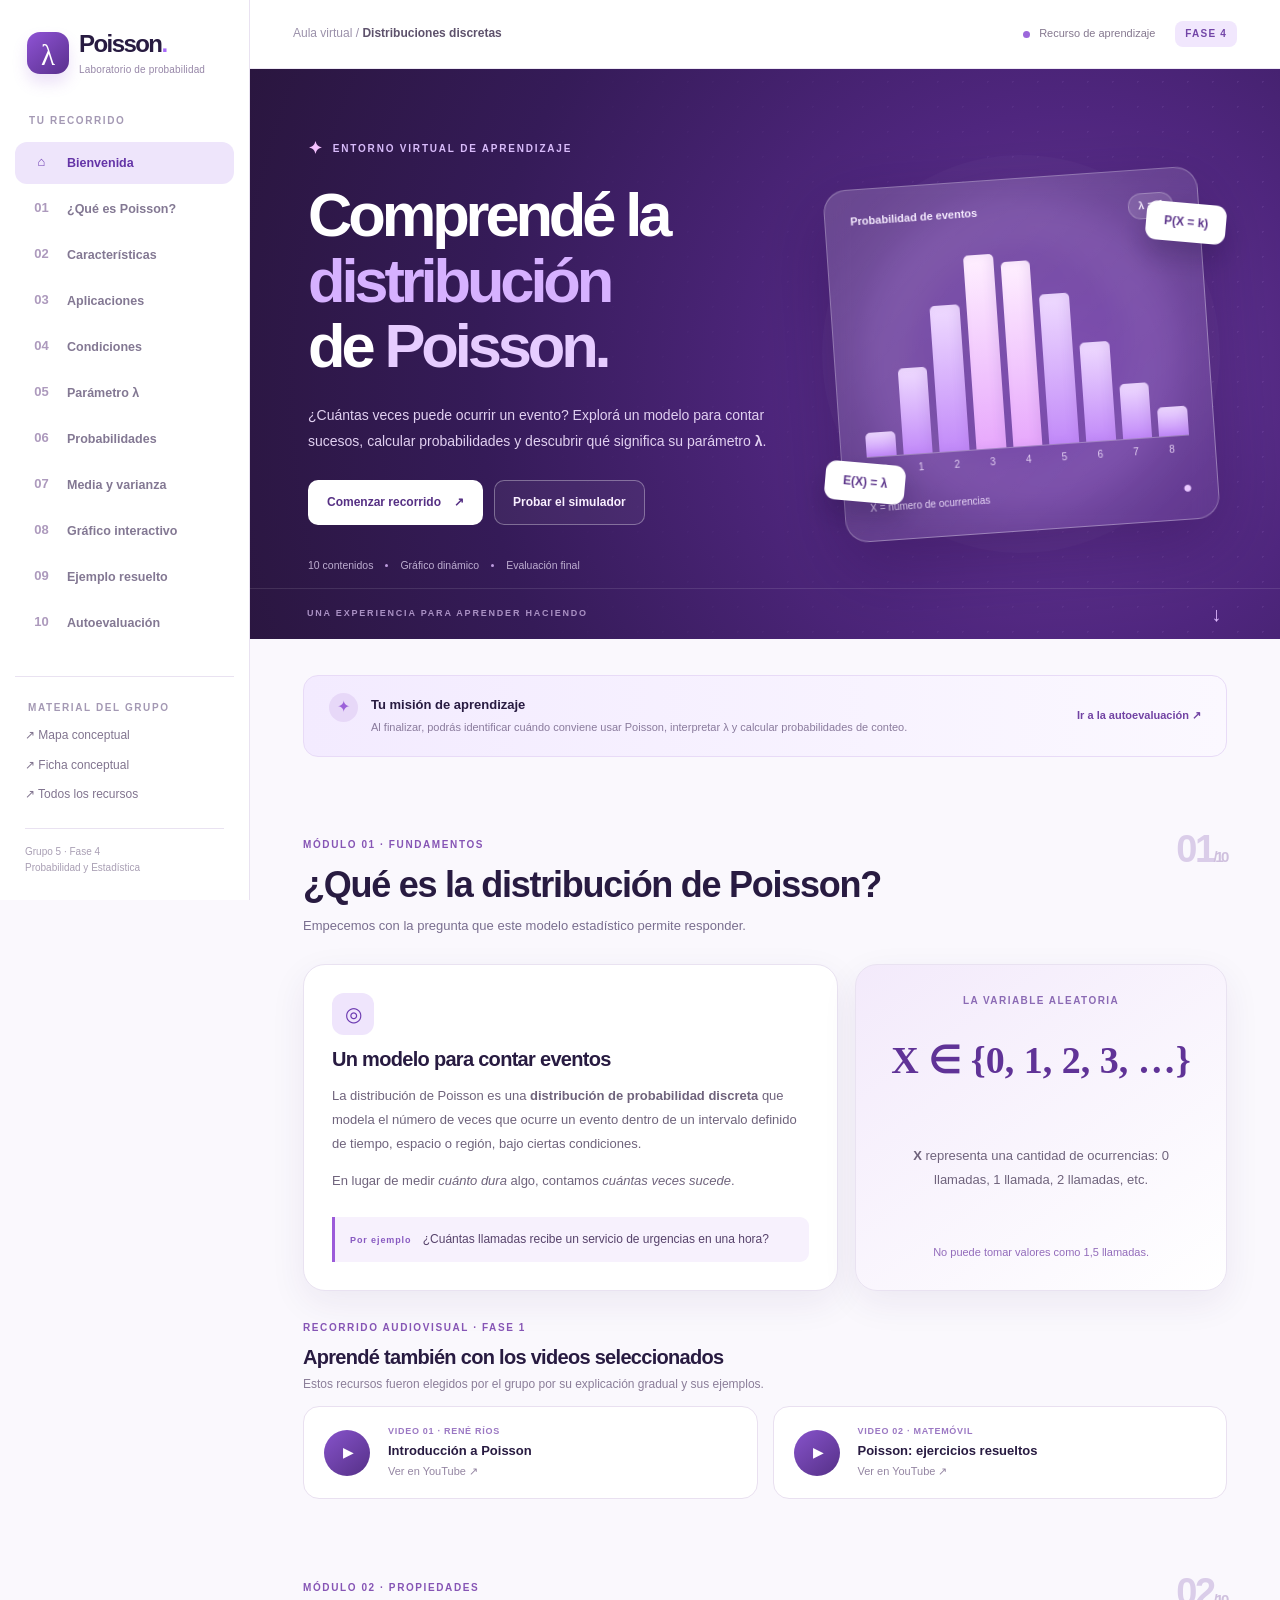
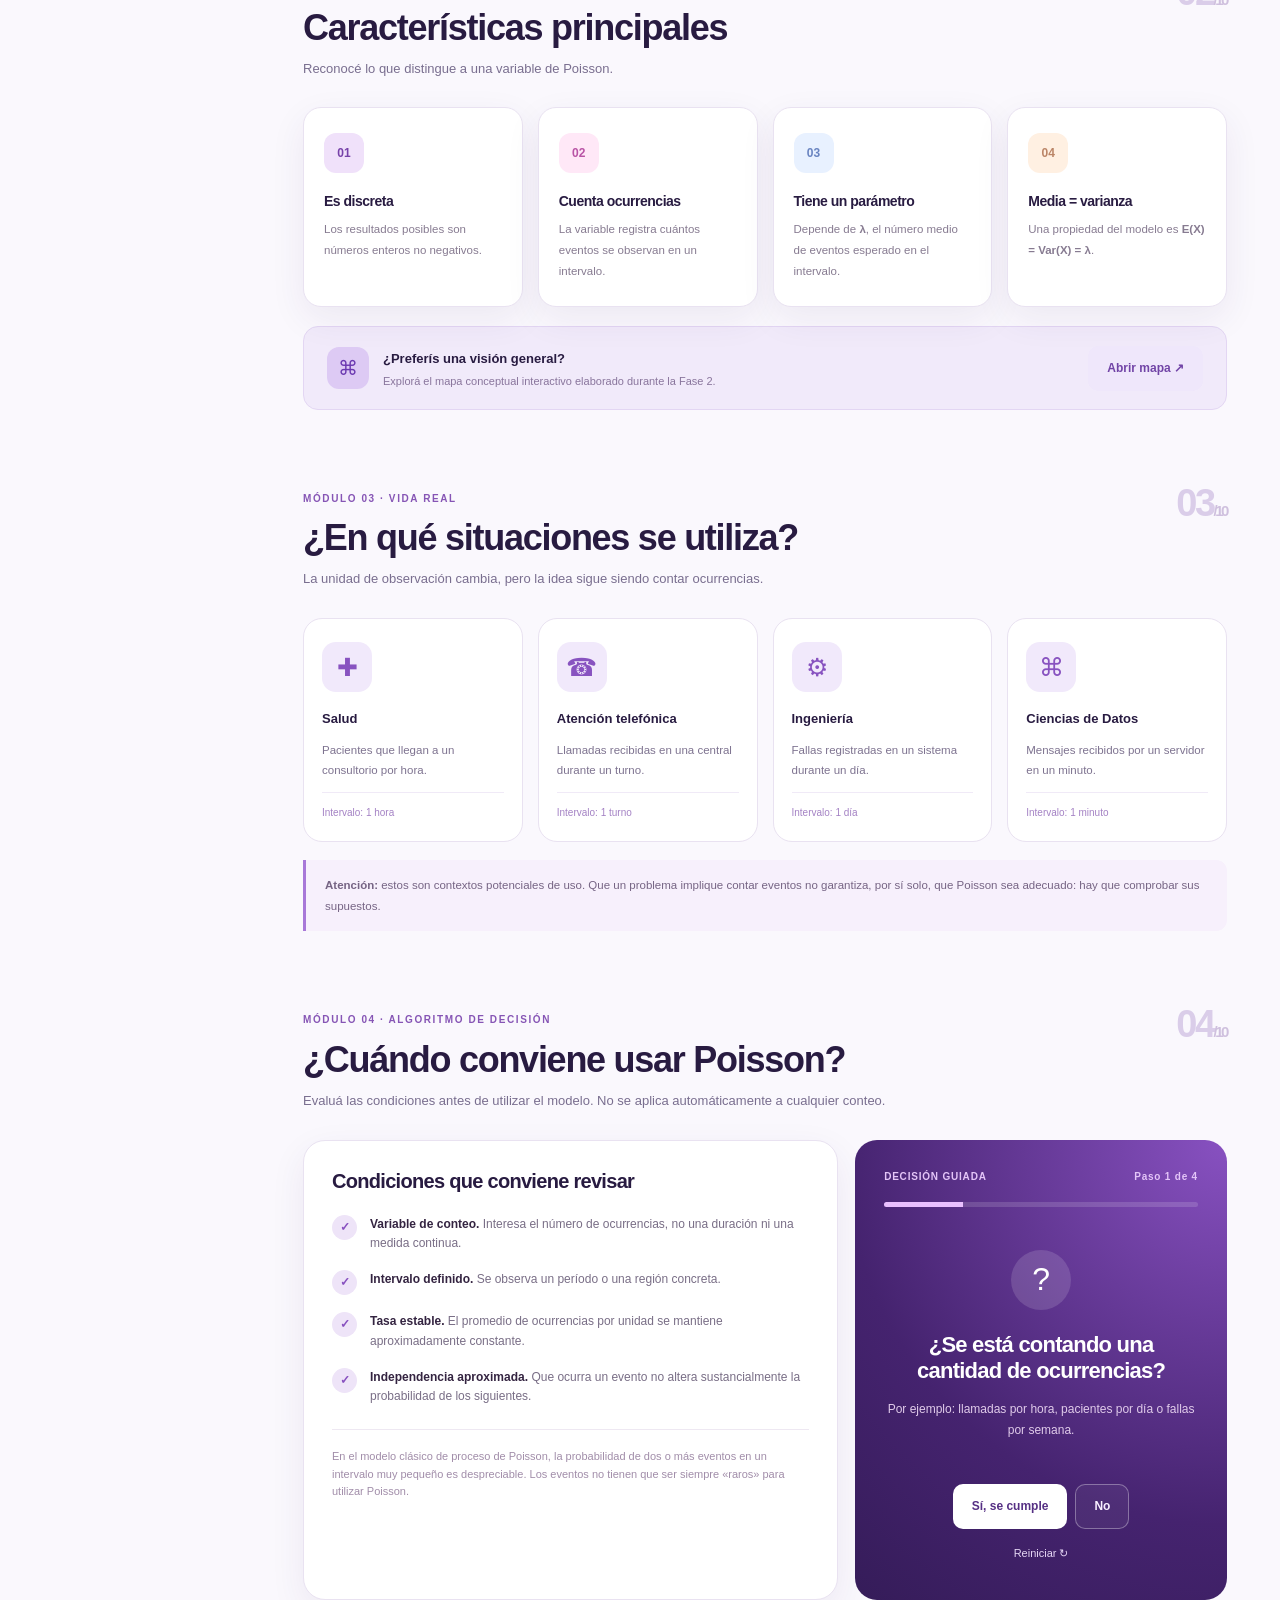
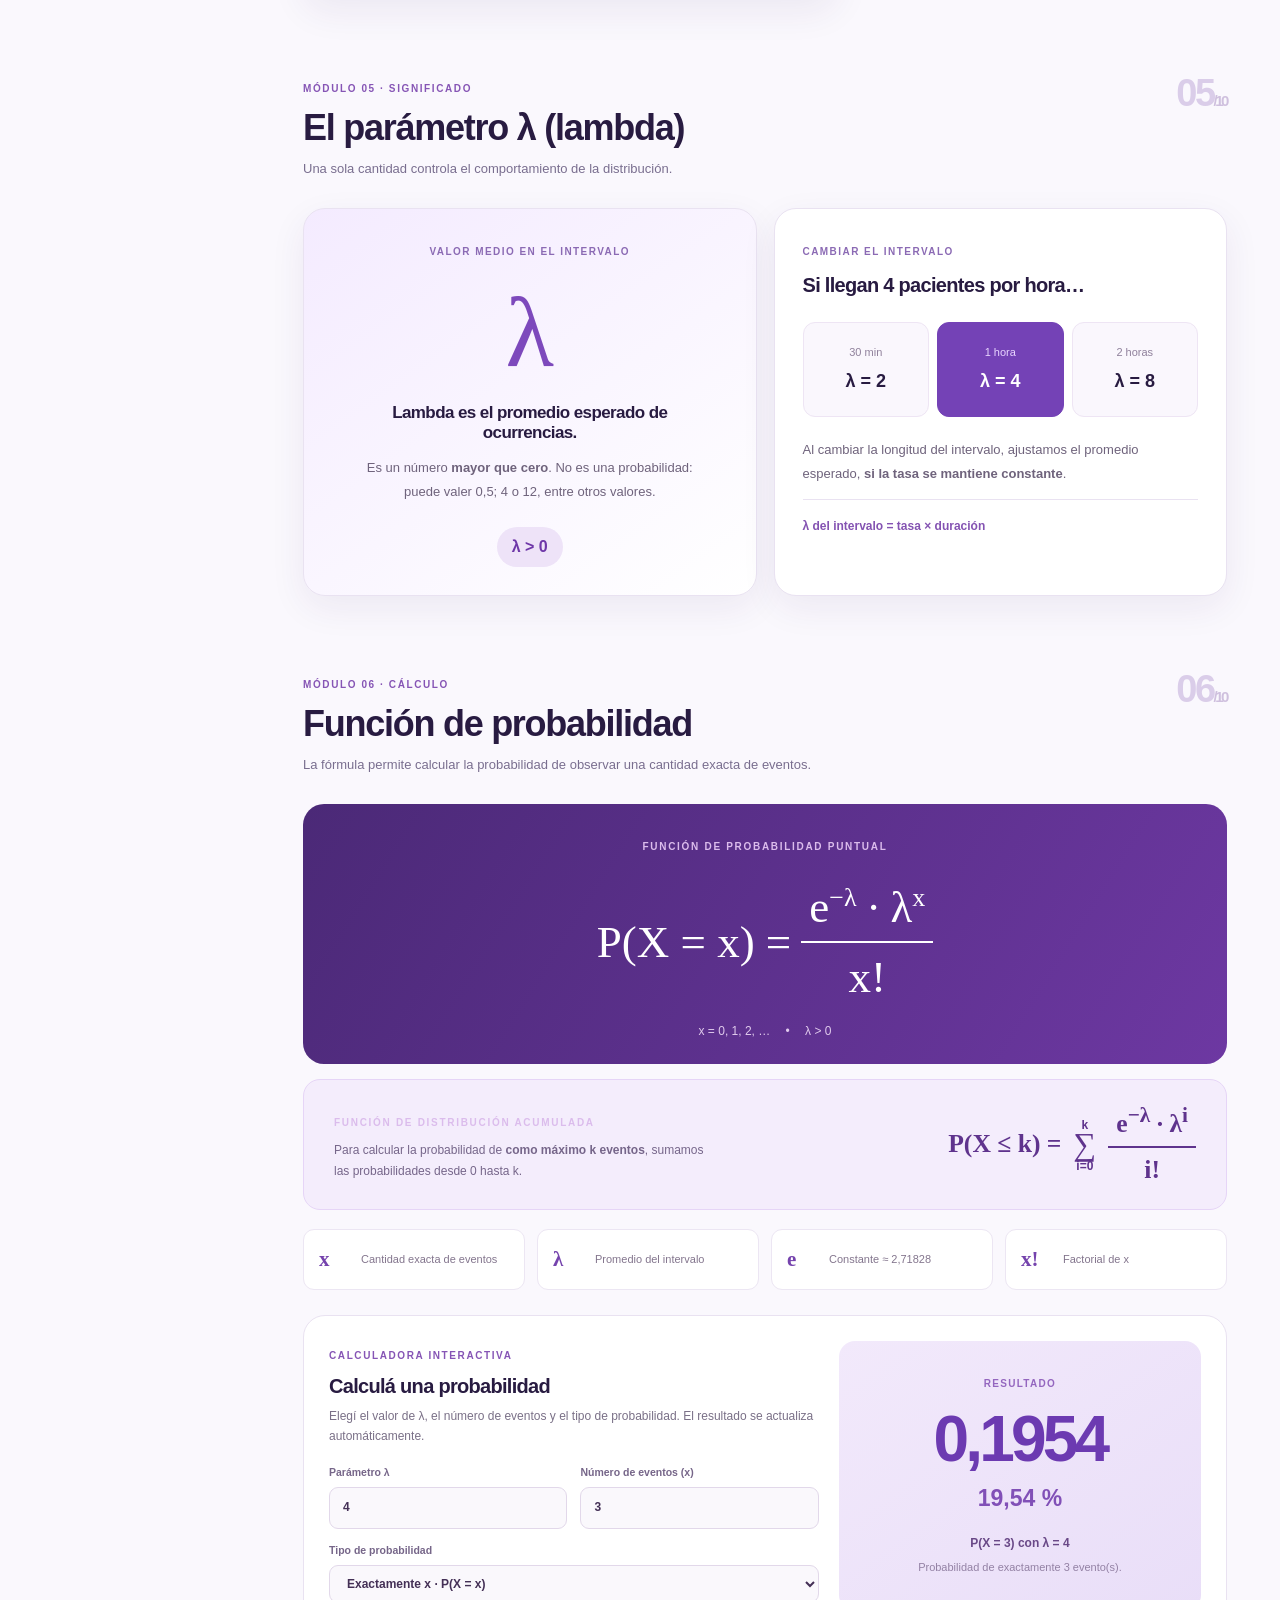
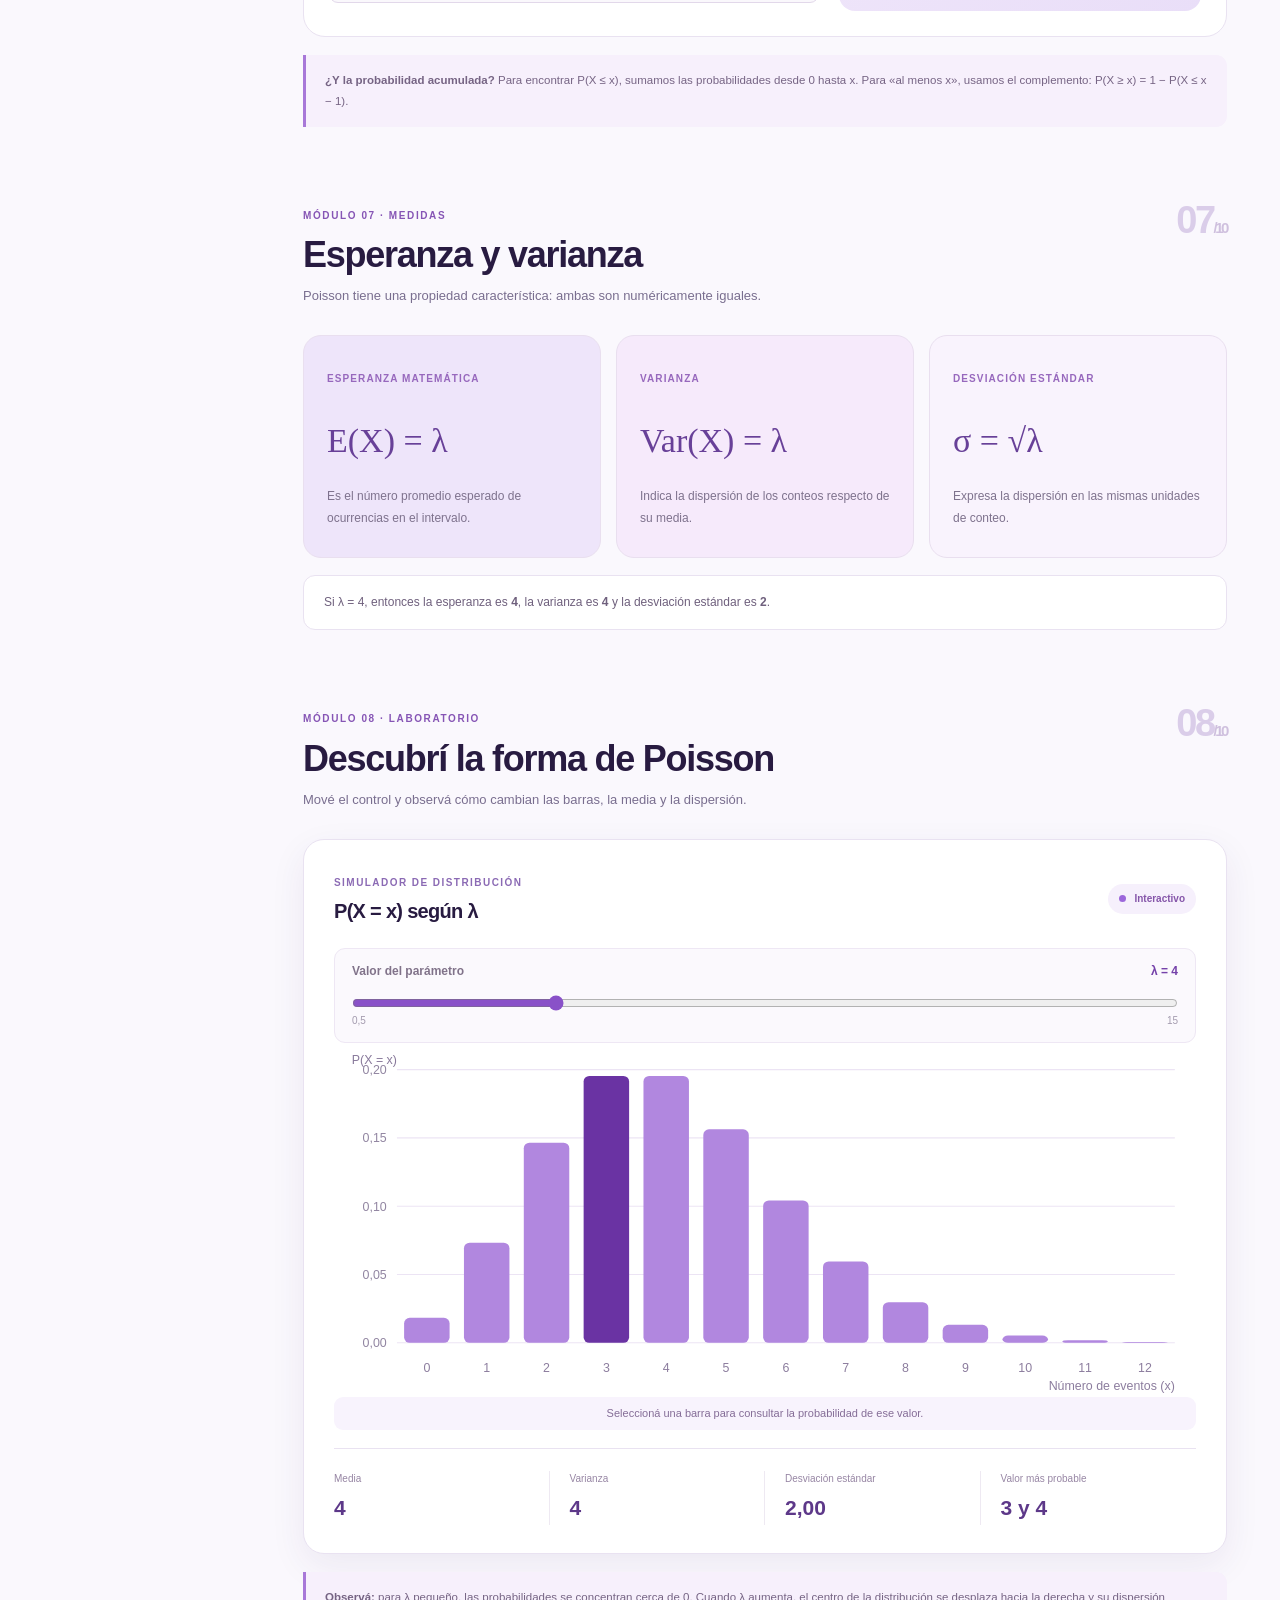
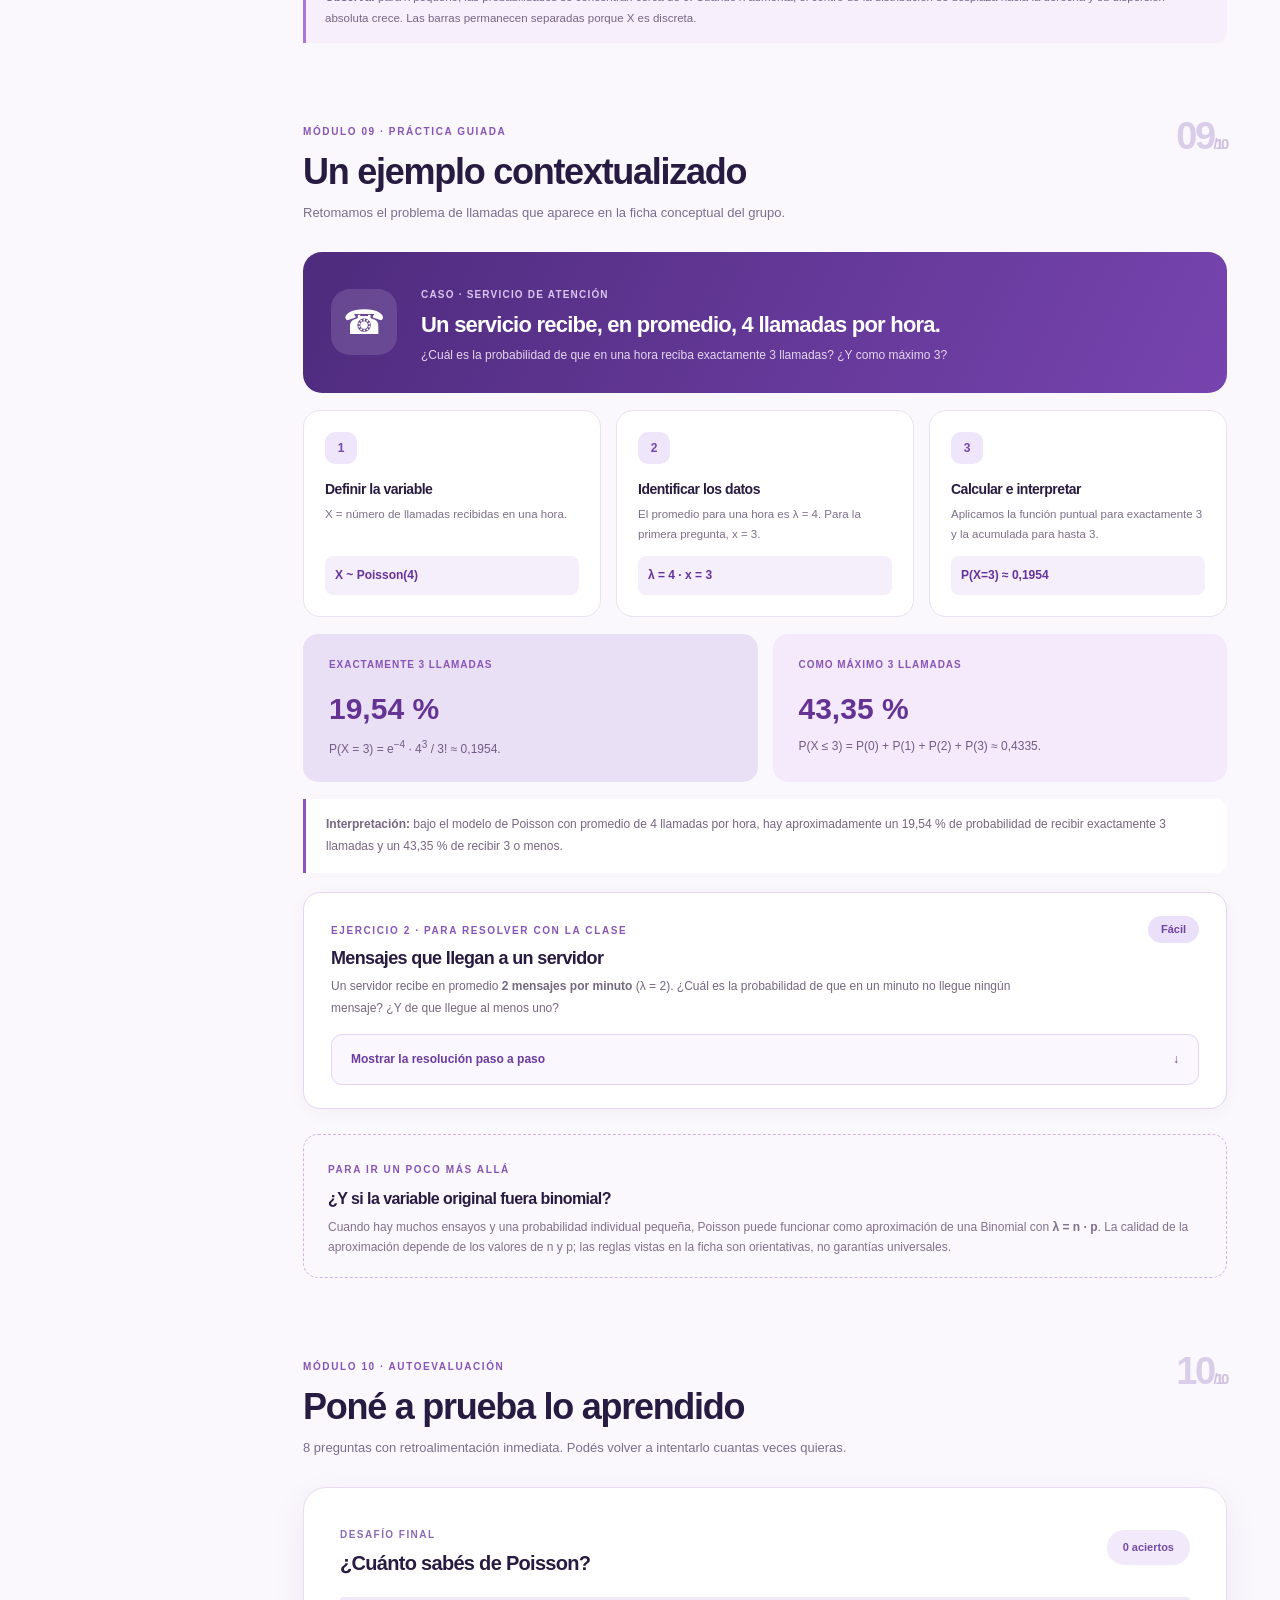
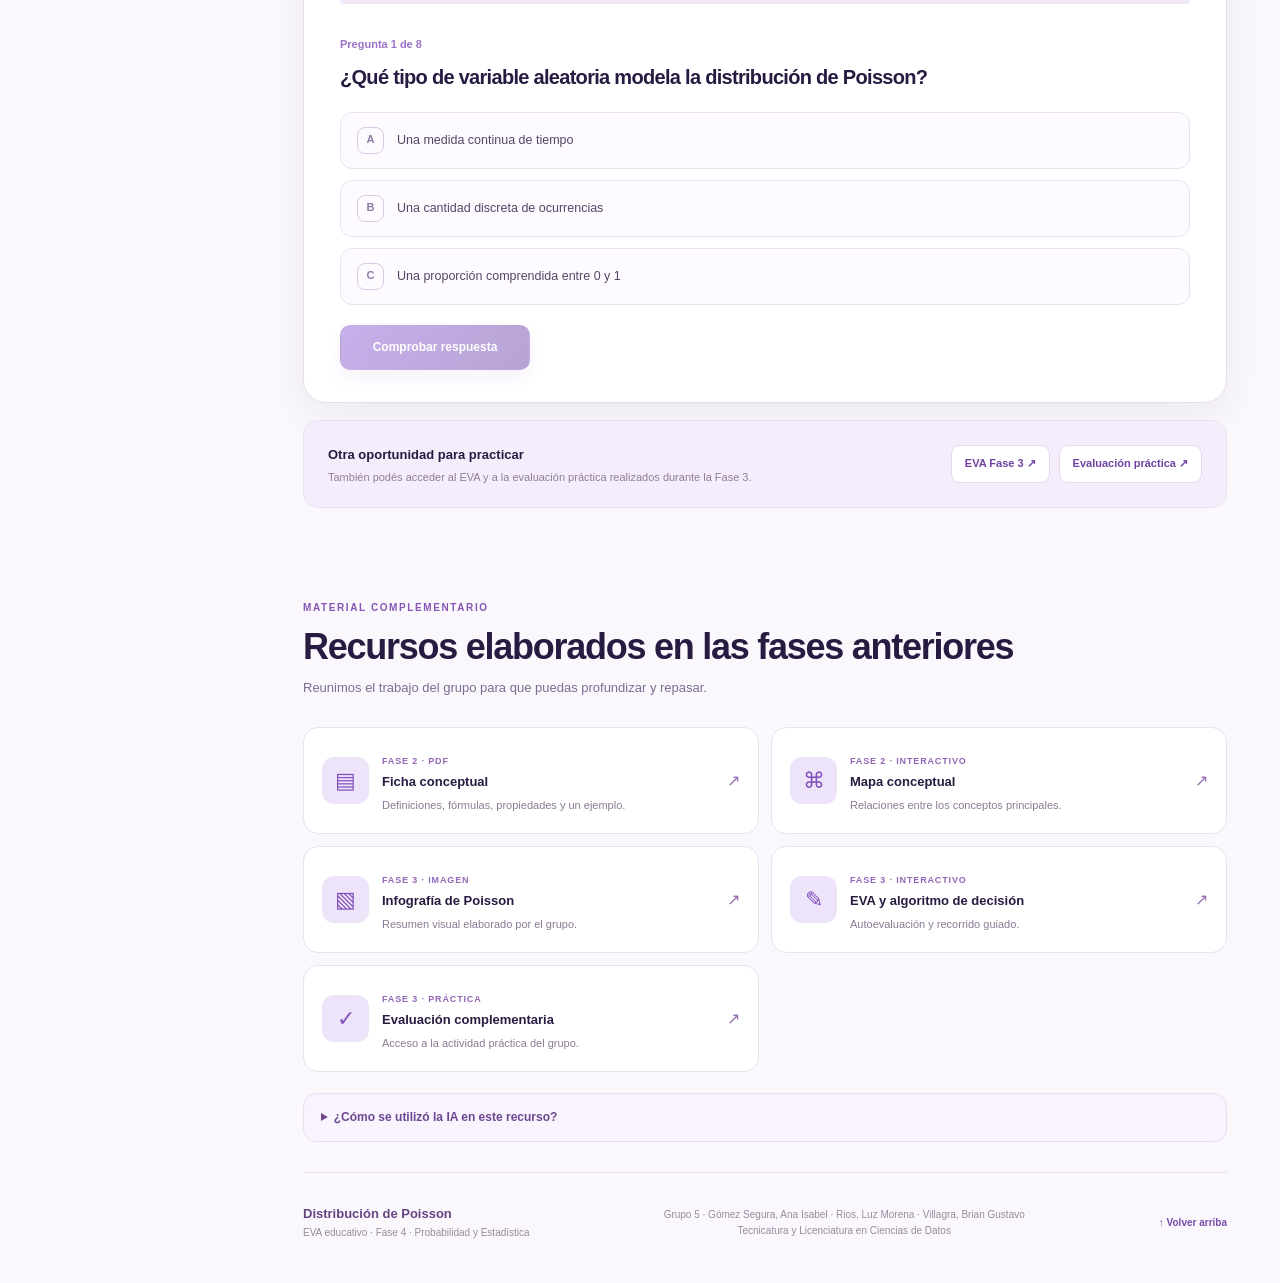
<file: index.html>
<!doctype html>
<html lang="es">
<head>
  <meta charset="UTF-8">
  <meta name="viewport" content="width=device-width, initial-scale=1">
  <meta name="theme-color" content="#2b154e">
  <meta name="description" content="EVA interactivo sobre la distribución de Poisson: teoría, simulador, calculadora, aplicaciones y autoevaluación. Grupo 5, Probabilidad y Estadística.">
  <title>Distribución de Poisson · EVA Interactivo</title>
  <link rel="stylesheet" href="styles.css">
  <script src="app.js" defer></script>
</head>
<body>
  <a class="skip-link" href="#contenido">Saltar al contenido</a>
  <div class="app-shell">
    <aside class="sidebar" aria-label="Navegación por módulos">
      <a class="brand" href="#inicio" aria-label="Inicio EVA Poisson">
        <span class="brand-mark">λ</span>
        <span class="brand-copy"><strong>Poisson<span class="brand-dot">.</span></strong><small>Laboratorio de probabilidad</small></span>
      </a>
      <div class="side-group-label">TU RECORRIDO</div>
      <nav class="side-nav">
        <a href="#inicio" class="nav-link active" data-nav="inicio"><span class="nav-icon">⌂</span><span>Bienvenida</span></a>
        <a href="#concepto" class="nav-link" data-nav="concepto"><span class="nav-count">01</span><span>¿Qué es Poisson?</span></a>
        <a href="#caracteristicas" class="nav-link" data-nav="caracteristicas"><span class="nav-count">02</span><span>Características</span></a>
        <a href="#aplicaciones" class="nav-link" data-nav="aplicaciones"><span class="nav-count">03</span><span>Aplicaciones</span></a>
        <a href="#condiciones" class="nav-link" data-nav="condiciones"><span class="nav-count">04</span><span>Condiciones</span></a>
        <a href="#parametro" class="nav-link" data-nav="parametro"><span class="nav-count">05</span><span>Parámetro λ</span></a>
        <a href="#funcion" class="nav-link" data-nav="funcion"><span class="nav-count">06</span><span>Probabilidades</span></a>
        <a href="#medidas" class="nav-link" data-nav="medidas"><span class="nav-count">07</span><span>Media y varianza</span></a>
        <a href="#grafico" class="nav-link" data-nav="grafico"><span class="nav-count">08</span><span>Gráfico interactivo</span></a>
        <a href="#ejemplo" class="nav-link" data-nav="ejemplo"><span class="nav-count">09</span><span>Ejemplo resuelto</span></a>
        <a href="#evaluacion" class="nav-link" data-nav="evaluacion"><span class="nav-count">10</span><span>Autoevaluación</span></a>
      </nav>
      <div class="side-bottom">
        <span class="side-subheading">MATERIAL DEL GRUPO</span>
        <a href="mapa-interactivo/index.html" target="_blank" rel="noopener">↗ Mapa conceptual</a>
        <a href="recursos/ficha-conceptual-poisson.pdf" target="_blank" rel="noopener">↗ Ficha conceptual</a>
        <a href="#recursos">↗ Todos los recursos</a>
        <div class="sidebar-footer">Grupo 5 · Fase 4<br>Probabilidad y Estadística</div>
      </div>
    </aside>
    <div class="workspace">
      <header class="topbar">
        <button type="button" class="mobile-menu" id="menu-toggle" aria-controls="mobile-nav" aria-expanded="false" aria-label="Abrir menú">☰</button>
        <span class="top-title">Aula virtual / <strong>Distribuciones discretas</strong></span>
        <div class="top-right"><span class="status-dot" aria-hidden="true"></span><span>Recurso de aprendizaje</span><span class="top-chip">FASE 4</span></div>
      </header>
      <nav id="mobile-nav" class="mobile-nav" aria-label="Navegación móvil" hidden>
        <a href="#inicio">Inicio</a><a href="#concepto">Teoría</a><a href="#grafico">Simulador</a><a href="#ejemplo">Ejemplo</a><a href="#evaluacion">Evaluación</a><a href="#recursos">Recursos</a>
      </nav>
      <main id="contenido">
        <section id="inicio" class="hero section-observed">
          <div class="hero-grid">
            <div>
              <span class="eyebrow eyebrow-light"><span class="tiny-star">✦</span> ENTORNO VIRTUAL DE APRENDIZAJE</span>
              <h1>Comprendé la<br><em>distribución</em><br>de <span>Poisson.</span></h1>
              <p class="hero-desc">¿Cuántas veces puede ocurrir un evento? Explorá un modelo para contar sucesos, calcular probabilidades y descubrir qué significa su parámetro <strong>λ</strong>.</p>
              <div class="hero-actions"><a class="btn btn-white" href="#concepto">Comenzar recorrido <span aria-hidden="true">↗</span></a><a class="btn btn-outline-light" href="#grafico">Probar el simulador</a></div>
              <div class="hero-metadata"><span>10 contenidos</span><i aria-hidden="true"></i><span>Gráfico dinámico</span><i aria-hidden="true"></i><span>Evaluación final</span></div>
            </div>
            <div class="hero-visual" aria-label="Ilustración de barras de una distribución de Poisson">
              <div class="glow glow-one"></div><div class="glow glow-two"></div>
              <div class="visual-card"><div class="visual-head"><span>Probabilidad de eventos</span><span class="visual-tag">λ = 4</span></div>
                <div class="hero-bars" aria-hidden="true"><span style="--h:12%"></span><span style="--h:44%"></span><span style="--h:75%"></span><span style="--h:100%"></span><span style="--h:95%"></span><span style="--h:77%"></span><span style="--h:51%"></span><span style="--h:28%"></span><span style="--h:15%"></span></div>
                <div class="visual-x"><span>0</span><span>1</span><span>2</span><span>3</span><span>4</span><span>5</span><span>6</span><span>7</span><span>8</span></div>
                <div class="visual-caption"><span class="visual-pill">X = número de ocurrencias</span><span class="visual-dot">●</span></div>
              </div><div class="float-pill float-top">P(X = k)</div><div class="float-pill float-bottom">E(X) = λ</div>
            </div>
          </div>
          <div class="hero-bottom"><span>UNA EXPERIENCIA PARA APRENDER HACIENDO</span><a href="#concepto" aria-label="Ir al primer módulo">↓</a></div>
        </section>

        <div class="content-wrap">
          <div class="intro-strip"><div><span class="intro-emoji">✦</span><strong>Tu misión de aprendizaje</strong><p>Al finalizar, podrás identificar cuándo conviene usar Poisson, interpretar λ y calcular probabilidades de conteo.</p></div><a href="#evaluacion" class="text-link">Ir a la autoevaluación ↗</a></div>

          <section id="concepto" class="module section-observed">
            <div class="section-heading"><div><span class="module-kicker">MÓDULO 01 · FUNDAMENTOS</span><h2>¿Qué es la distribución de Poisson?</h2><p>Empecemos con la pregunta que este modelo estadístico permite responder.</p></div><div class="section-number">01<span>/10</span></div></div>
            <div class="two-col two-col-wide">
              <article class="panel intro-panel"><div class="mini-icon">◎</div><h3>Un modelo para contar eventos</h3><p>La distribución de Poisson es una <strong>distribución de probabilidad discreta</strong> que modela el número de veces que ocurre un evento dentro de un intervalo definido de tiempo, espacio o región, bajo ciertas condiciones.</p><p>En lugar de medir <em>cuánto dura</em> algo, contamos <em>cuántas veces sucede</em>.</p><div class="example-line"><span>Por ejemplo</span> ¿Cuántas llamadas recibe un servicio de urgencias en una hora?</div></article>
              <article class="panel focus-panel"><span class="small-label">LA VARIABLE ALEATORIA</span><div class="big-formula">X ∈ {0, 1, 2, 3, …}</div><p><strong>X</strong> representa una cantidad de ocurrencias: 0 llamadas, 1 llamada, 2 llamadas, etc.</p><div class="note-small">No puede tomar valores como 1,5 llamadas.</div></article>
            </div>
            <div class="video-block"><div class="video-header"><div><span class="module-kicker">RECORRIDO AUDIOVISUAL · FASE 1</span><h3>Aprendé también con los videos seleccionados</h3><p>Estos recursos fueron elegidos por el grupo por su explicación gradual y sus ejemplos.</p></div></div>
              <div class="resource-grid two">
                <a class="video-card" href="https://youtu.be/NGwiwYEpDNA?si=BnqbmeBHu6rJ28n0" target="_blank" rel="noopener"><span class="play-circle">▶</span><div><small>VIDEO 01 · RENÉ RÍOS</small><strong>Introducción a Poisson</strong><span>Ver en YouTube ↗</span></div></a>
                <a class="video-card" href="https://youtu.be/PMX75m4-s9A?si=E0bR6-H5t9a0vqpT" target="_blank" rel="noopener"><span class="play-circle">▶</span><div><small>VIDEO 02 · MATEMÓVIL</small><strong>Poisson: ejercicios resueltos</strong><span>Ver en YouTube ↗</span></div></a>
              </div>
            </div>
          </section>

          <section id="caracteristicas" class="module section-observed">
            <div class="section-heading"><div><span class="module-kicker">MÓDULO 02 · PROPIEDADES</span><h2>Características principales</h2><p>Reconocé lo que distingue a una variable de Poisson.</p></div><div class="section-number">02<span>/10</span></div></div>
            <div class="features-grid">
              <article class="feature"><div class="feature-icon lavender">01</div><h3>Es discreta</h3><p>Los resultados posibles son números enteros no negativos.</p></article>
              <article class="feature"><div class="feature-icon pink">02</div><h3>Cuenta ocurrencias</h3><p>La variable registra cuántos eventos se observan en un intervalo.</p></article>
              <article class="feature"><div class="feature-icon blue">03</div><h3>Tiene un parámetro</h3><p>Depende de <strong>λ</strong>, el número medio de eventos esperado en el intervalo.</p></article>
              <article class="feature"><div class="feature-icon orange">04</div><h3>Media = varianza</h3><p>Una propiedad del modelo es <strong>E(X) = Var(X) = λ</strong>.</p></article>
            </div>
            <div class="inline-resource"><div><span class="mini-icon lilac">⌘</span><div><strong>¿Preferís una visión general?</strong><p>Explorá el mapa conceptual interactivo elaborado durante la Fase 2.</p></div></div><a class="btn btn-soft" href="mapa-interactivo/index.html" target="_blank" rel="noopener">Abrir mapa ↗</a></div>
          </section>

          <section id="aplicaciones" class="module section-observed">
            <div class="section-heading"><div><span class="module-kicker">MÓDULO 03 · VIDA REAL</span><h2>¿En qué situaciones se utiliza?</h2><p>La unidad de observación cambia, pero la idea sigue siendo contar ocurrencias.</p></div><div class="section-number">03<span>/10</span></div></div>
            <div class="application-grid">
              <article class="app-card"><span class="app-symbol">✚</span><strong>Salud</strong><p>Pacientes que llegan a un consultorio por hora.</p><small>Intervalo: 1 hora</small></article>
              <article class="app-card"><span class="app-symbol">☎</span><strong>Atención telefónica</strong><p>Llamadas recibidas en una central durante un turno.</p><small>Intervalo: 1 turno</small></article>
              <article class="app-card"><span class="app-symbol">⚙</span><strong>Ingeniería</strong><p>Fallas registradas en un sistema durante un día.</p><small>Intervalo: 1 día</small></article>
              <article class="app-card"><span class="app-symbol">⌘</span><strong>Ciencias de Datos</strong><p>Mensajes recibidos por un servidor en un minuto.</p><small>Intervalo: 1 minuto</small></article>
            </div>
            <div class="muted-notice"><strong>Atención:</strong> estos son contextos potenciales de uso. Que un problema implique contar eventos no garantiza, por sí solo, que Poisson sea adecuado: hay que comprobar sus supuestos.</div>
          </section>

          <section id="condiciones" class="module section-observed">
            <div class="section-heading"><div><span class="module-kicker">MÓDULO 04 · ALGORITMO DE DECISIÓN</span><h2>¿Cuándo conviene usar Poisson?</h2><p>Evaluá las condiciones antes de utilizar el modelo. No se aplica automáticamente a cualquier conteo.</p></div><div class="section-number">04<span>/10</span></div></div>
            <div class="two-col two-col-wide conditions-layout">
              <div class="panel conditions-panel"><h3>Condiciones que conviene revisar</h3><ul class="check-list"><li><span>✓</span><div><strong>Variable de conteo.</strong> Interesa el número de ocurrencias, no una duración ni una medida continua.</div></li><li><span>✓</span><div><strong>Intervalo definido.</strong> Se observa un período o una región concreta.</div></li><li><span>✓</span><div><strong>Tasa estable.</strong> El promedio de ocurrencias por unidad se mantiene aproximadamente constante.</div></li><li><span>✓</span><div><strong>Independencia aproximada.</strong> Que ocurra un evento no altera sustancialmente la probabilidad de los siguientes.</div></li></ul><div class="fine-print">En el modelo clásico de proceso de Poisson, la probabilidad de dos o más eventos en un intervalo muy pequeño es despreciable. Los eventos no tienen que ser siempre «raros» para utilizar Poisson.</div></div>
              <div class="decision-card" id="decision-card"><div class="decision-card-top"><span>DECISIÓN GUIADA</span><span id="decision-counter">Paso 1 de 4</span></div><div class="decision-progress"><span id="decision-progress-bar"></span></div><div id="decision-body" aria-live="polite"><div class="question-blob">?</div><h3 id="decision-question">¿Se está contando una cantidad de ocurrencias?</h3><p id="decision-help">Por ejemplo: llamadas por hora o fallas por día.</p></div><div class="decision-actions"><button type="button" class="btn btn-white" id="decision-yes">Sí, se cumple</button><button type="button" class="btn btn-outline-light" id="decision-no">No</button><button type="button" class="decision-reset" id="decision-reset">Reiniciar ↻</button></div></div>
            </div>
          </section>

          <section id="parametro" class="module section-observed">
            <div class="section-heading"><div><span class="module-kicker">MÓDULO 05 · SIGNIFICADO</span><h2>El parámetro λ (lambda)</h2><p>Una sola cantidad controla el comportamiento de la distribución.</p></div><div class="section-number">05<span>/10</span></div></div>
            <div class="two-col">
              <article class="panel lambda-card"><span class="small-label">VALOR MEDIO EN EL INTERVALO</span><div class="lambda-big">λ</div><h3>Lambda es el promedio esperado de ocurrencias.</h3><p>Es un número <strong>mayor que cero</strong>. No es una probabilidad: puede valer 0,5; 4 o 12, entre otros valores.</p><div class="rule">λ &gt; 0</div></article>
              <article class="panel timeline-card"><span class="small-label">CAMBIAR EL INTERVALO</span><h3>Si llegan 4 pacientes por hora…</h3><div class="time-slots"><div><span>30 min</span><strong>λ = 2</strong></div><div class="active"><span>1 hora</span><strong>λ = 4</strong></div><div><span>2 horas</span><strong>λ = 8</strong></div></div><p>Al cambiar la longitud del intervalo, ajustamos el promedio esperado, <strong>si la tasa se mantiene constante</strong>.</p><div class="mini-formula">λ del intervalo = tasa × duración</div></article>
            </div>
          </section>

          <section id="funcion" class="module section-observed">
            <div class="section-heading"><div><span class="module-kicker">MÓDULO 06 · CÁLCULO</span><h2>Función de probabilidad</h2><p>La fórmula permite calcular la probabilidad de observar una cantidad exacta de eventos.</p></div><div class="section-number">06<span>/10</span></div></div>
            <div class="formula-board"><span class="board-label">FUNCIÓN DE PROBABILIDAD PUNTUAL</span><div class="primary-formula">P(X = x) = <span class="fraction"><span>e<sup>−λ</sup> · λ<sup>x</sup></span><span>x!</span></span></div><div class="formula-meta">x = 0, 1, 2, … <span>•</span> λ &gt; 0</div></div>
            <div class="cumulative-board" aria-label="Fórmula de la probabilidad acumulada">
              <div class="cumulative-board-copy"><span class="board-label">FUNCIÓN DE DISTRIBUCIÓN ACUMULADA</span><p>Para calcular la probabilidad de <strong>como máximo k eventos</strong>, sumamos las probabilidades desde 0 hasta k.</p></div>
              <div class="cumulative-math"><span>P(X ≤ k) =</span><span class="sum-stack" aria-label="sumatoria desde i igual a cero hasta k"><sup>k</sup><b>∑</b><sub>i=0</sub></span><span class="fraction"><span>e<sup>−λ</sup> · λ<sup>i</sup></span><span>i!</span></span></div>
            </div>
            <div class="legend-grid"><div><strong>x</strong><span>Cantidad exacta de eventos</span></div><div><strong>λ</strong><span>Promedio del intervalo</span></div><div><strong>e</strong><span>Constante ≈ 2,71828</span></div><div><strong>x!</strong><span>Factorial de x</span></div></div>
            <div class="calculator-card"><div class="calculator-copy"><span class="module-kicker">CALCULADORA INTERACTIVA</span><h3>Calculá una probabilidad</h3><p>Elegí el valor de λ, el número de eventos y el tipo de probabilidad. El resultado se actualiza automáticamente.</p><div class="calc-controls"><label>Parámetro λ<input id="calc-lambda" type="number" min="0.1" max="100" step="0.1" value="4" inputmode="decimal"></label><label>Número de eventos (x)<input id="calc-x" type="number" min="0" max="300" step="1" value="3" inputmode="numeric"></label><label>Tipo de probabilidad<select id="calc-mode"><option value="eq">Exactamente x · P(X = x)</option><option value="lte">Como máximo x · P(X ≤ x)</option><option value="gte">Al menos x · P(X ≥ x)</option><option value="gt">Más de x · P(X &gt; x)</option></select></label></div></div><div class="calculator-result" aria-live="polite"><span>RESULTADO</span><strong id="calc-result">0,1954</strong><small id="calc-percent">19,54 %</small><div id="calc-expression">P(X = 3) con λ = 4</div><p id="calc-explanation">Probabilidad de que ocurran exactamente 3 eventos.</p></div></div>
            <div class="support-tip"><strong>¿Y la probabilidad acumulada?</strong> Para encontrar P(X ≤ x), sumamos las probabilidades desde 0 hasta x. Para «al menos x», usamos el complemento: P(X ≥ x) = 1 − P(X ≤ x − 1).</div>
          </section>

          <section id="medidas" class="module section-observed">
            <div class="section-heading"><div><span class="module-kicker">MÓDULO 07 · MEDIDAS</span><h2>Esperanza y varianza</h2><p>Poisson tiene una propiedad característica: ambas son numéricamente iguales.</p></div><div class="section-number">07<span>/10</span></div></div>
            <div class="measures-grid"><article class="measure measure-one"><span>ESPERANZA MATEMÁTICA</span><div>E(X) = λ</div><p>Es el número promedio esperado de ocurrencias en el intervalo.</p></article><article class="measure measure-two"><span>VARIANZA</span><div>Var(X) = λ</div><p>Indica la dispersión de los conteos respecto de su media.</p></article><article class="measure measure-three"><span>DESVIACIÓN ESTÁNDAR</span><div>σ = √λ</div><p>Expresa la dispersión en las mismas unidades de conteo.</p></article></div><div class="concept-note">Si λ = 4, entonces la esperanza es <strong>4</strong>, la varianza es <strong>4</strong> y la desviación estándar es <strong>2</strong>.</div>
          </section>

          <section id="grafico" class="module section-observed">
            <div class="section-heading"><div><span class="module-kicker">MÓDULO 08 · LABORATORIO</span><h2>Descubrí la forma de Poisson</h2><p>Mové el control y observá cómo cambian las barras, la media y la dispersión.</p></div><div class="section-number">08<span>/10</span></div></div>
            <div class="chart-card"><div class="chart-top"><div><span class="small-label">SIMULADOR DE DISTRIBUCIÓN</span><h3>P(X = x) según λ</h3></div><span class="live-tag"><i></i> Interactivo</span></div><div class="slider-container"><label for="lambda-slider">Valor del parámetro <strong id="slider-value">λ = 4</strong></label><input id="lambda-slider" type="range" min="0.5" max="15" step="0.5" value="4"><div class="slider-endpoints"><span>0,5</span><span>15</span></div></div><div class="chart-wrap"><svg id="poisson-chart" role="img" aria-label="Gráfico de barras de la distribución de Poisson" viewBox="0 0 760 310" preserveAspectRatio="xMidYMid meet"></svg></div><p id="chart-detail" class="chart-detail" aria-live="polite">Seleccioná una barra para consultar la probabilidad de ese valor.</p><div class="chart-stats"><div><small>Media</small><strong id="chart-mean">4</strong></div><div><small>Varianza</small><strong id="chart-var">4</strong></div><div><small>Desviación estándar</small><strong id="chart-std">2</strong></div><div><small>Valor más probable</small><strong id="chart-mode">3 y 4</strong></div></div></div>
            <div class="compare-note"><strong>Observá:</strong> para λ pequeño, las probabilidades se concentran cerca de 0. Cuando λ aumenta, el centro de la distribución se desplaza hacia la derecha y su dispersión absoluta crece. Las barras permanecen separadas porque X es discreta.</div>
          </section>

          <section id="ejemplo" class="module section-observed">
            <div class="section-heading"><div><span class="module-kicker">MÓDULO 09 · PRÁCTICA GUIADA</span><h2>Un ejemplo contextualizado</h2><p>Retomamos el problema de llamadas que aparece en la ficha conceptual del grupo.</p></div><div class="section-number">09<span>/10</span></div></div>
            <div class="case-banner"><div class="case-symbol">☎</div><div><span>CASO · SERVICIO DE ATENCIÓN</span><h3>Un servicio recibe, en promedio, 4 llamadas por hora.</h3><p>¿Cuál es la probabilidad de que en una hora reciba exactamente 3 llamadas? ¿Y como máximo 3?</p></div></div>
            <div class="steps-grid"><article class="step"><span class="step-number">1</span><h3>Definir la variable</h3><p>X = número de llamadas recibidas en una hora.</p><div class="step-formula">X ~ Poisson(4)</div></article><article class="step"><span class="step-number">2</span><h3>Identificar los datos</h3><p>El promedio para una hora es λ = 4. Para la primera pregunta, x = 3.</p><div class="step-formula">λ = 4 · x = 3</div></article><article class="step"><span class="step-number">3</span><h3>Calcular e interpretar</h3><p>Aplicamos la función puntual para exactamente 3 y la acumulada para hasta 3.</p><div class="step-formula">P(X=3) ≈ 0,1954</div></article></div>
            <div class="answer-grid"><div><span>EXACTAMENTE 3 LLAMADAS</span><strong>19,54 %</strong><p>P(X = 3) = e<sup>−4</sup> · 4<sup>3</sup> / 3! ≈ 0,1954.</p></div><div><span>COMO MÁXIMO 3 LLAMADAS</span><strong>43,35 %</strong><p>P(X ≤ 3) = P(0) + P(1) + P(2) + P(3) ≈ 0,4335.</p></div></div><div class="interpretation"><strong>Interpretación:</strong> bajo el modelo de Poisson con promedio de 4 llamadas por hora, hay aproximadamente un 19,54 % de probabilidad de recibir exactamente 3 llamadas y un 43,35 % de recibir 3 o menos.</div>
            <div class="practice-mini">
              <div class="practice-mini-head"><div><span class="module-kicker">EJERCICIO 2 · PARA RESOLVER CON LA CLASE</span><h3>Mensajes que llegan a un servidor</h3><p>Un servidor recibe en promedio <strong>2 mensajes por minuto</strong> (λ = 2). ¿Cuál es la probabilidad de que en un minuto no llegue ningún mensaje? ¿Y de que llegue al menos uno?</p></div><span class="practice-tag">Fácil</span></div>
              <details class="practice-solution"><summary>Mostrar la resolución paso a paso <span aria-hidden="true">↓</span></summary><div class="practice-answer"><p><strong>Exactamente cero:</strong> P(X = 0) = e<sup>−2</sup> · 2<sup>0</sup> / 0! = e<sup>−2</sup> ≈ <strong>0,1353 = 13,53 %</strong>.</p><p><strong>Al menos un mensaje:</strong> P(X ≥ 1) = 1 − P(X = 0) ≈ <strong>0,8647 = 86,47 %</strong>.</p><p>Interpretación: hay aproximadamente un 86,47 % de probabilidad de recibir al menos un mensaje durante el minuto observado.</p></div></details>
            </div>
            <div class="extension-card"><span class="module-kicker">PARA IR UN POCO MÁS ALLÁ</span><h3>¿Y si la variable original fuera binomial?</h3><p>Cuando hay muchos ensayos y una probabilidad individual pequeña, Poisson puede funcionar como aproximación de una Binomial con <strong>λ = n · p</strong>. La calidad de la aproximación depende de los valores de n y p; las reglas vistas en la ficha son orientativas, no garantías universales.</p></div>
          </section>

          <section id="evaluacion" class="module section-observed">
            <div class="section-heading"><div><span class="module-kicker">MÓDULO 10 · AUTOEVALUACIÓN</span><h2>Poné a prueba lo aprendido</h2><p>8 preguntas con retroalimentación inmediata. Podés volver a intentarlo cuantas veces quieras.</p></div><div class="section-number">10<span>/10</span></div></div>
            <div class="quiz-shell"><div class="quiz-header"><div><span class="small-label">DESAFÍO FINAL</span><h3>¿Cuánto sabés de Poisson?</h3></div><div class="quiz-score" id="quiz-score">0 aciertos</div></div><div class="quiz-bar"><span id="quiz-bar-fill"></span></div><div id="quiz-content" aria-live="polite"><span class="quiz-step" id="quiz-step">Pregunta 1 de 8</span><h4 id="quiz-question">Cargando pregunta…</h4><div id="quiz-options" class="quiz-options"></div><div id="quiz-feedback" class="quiz-feedback" hidden></div><button type="button" class="btn btn-primary quiz-next" id="quiz-next" disabled>Comprobar respuesta</button></div><div id="quiz-finish" hidden class="quiz-finish"><div class="finish-mark">✦</div><h3 id="finish-title">¡Recorrido completado!</h3><p id="finish-text"></p><strong id="finish-score"></strong><div id="finish-advice"></div><button type="button" class="btn btn-primary" id="quiz-restart">Volver a intentar ↻</button></div></div>
            <div class="reference-assessment"><div><strong>Otra oportunidad para practicar</strong><p>También podés acceder al EVA y a la evaluación práctica realizados durante la Fase 3.</p></div><div class="reference-links"><a href="https://bryan-villagra.github.io/EVA_Fase3/" target="_blank" rel="noopener">EVA Fase 3 ↗</a><a href="https://script.google.com/macros/s/AKfycbwQic9NjShH9UHOvJ8vk2nKoL3EoAIfrzMKBqvx6arMWW6gPZDVT3IC1M9oFAELSOUSjQ/exec" target="_blank" rel="noopener">Evaluación práctica ↗</a></div></div>
          </section>

          <section id="recursos" class="resources-section"><div class="section-heading"><div><span class="module-kicker">MATERIAL COMPLEMENTARIO</span><h2>Recursos elaborados en las fases anteriores</h2><p>Reunimos el trabajo del grupo para que puedas profundizar y repasar.</p></div></div>
            <div class="materials-grid">
              <a class="material" href="recursos/ficha-conceptual-poisson.pdf" target="_blank" rel="noopener"><span class="material-icon">▤</span><div><small>FASE 2 · PDF</small><strong>Ficha conceptual</strong><p>Definiciones, fórmulas, propiedades y un ejemplo.</p></div><span class="material-arrow">↗</span></a>
              <a class="material" href="mapa-interactivo/index.html" target="_blank" rel="noopener"><span class="material-icon">⌘</span><div><small>FASE 2 · INTERACTIVO</small><strong>Mapa conceptual</strong><p>Relaciones entre los conceptos principales.</p></div><span class="material-arrow">↗</span></a>
              <a class="material" href="recursos/infografia-poisson.png" target="_blank" rel="noopener"><span class="material-icon">▧</span><div><small>FASE 3 · IMAGEN</small><strong>Infografía de Poisson</strong><p>Resumen visual elaborado por el grupo.</p></div><span class="material-arrow">↗</span></a>
              <a class="material" href="https://bryan-villagra.github.io/EVA_Fase3/" target="_blank" rel="noopener"><span class="material-icon">✎</span><div><small>FASE 3 · INTERACTIVO</small><strong>EVA y algoritmo de decisión</strong><p>Autoevaluación y recorrido guiado.</p></div><span class="material-arrow">↗</span></a>
              <a class="material" href="https://script.google.com/macros/s/AKfycbwQic9NjShH9UHOvJ8vk2nKoL3EoAIfrzMKBqvx6arMWW6gPZDVT3IC1M9oFAELSOUSjQ/exec" target="_blank" rel="noopener"><span class="material-icon">✓</span><div><small>FASE 3 · PRÁCTICA</small><strong>Evaluación complementaria</strong><p>Acceso a la actividad práctica del grupo.</p></div><span class="material-arrow">↗</span></a>
            </div><details class="ai-disclosure"><summary>¿Cómo se utilizó la IA en este recurso?</summary><p>Se utilizó asistencia de IA para organizar los contenidos de las fases anteriores, redactar explicaciones didácticas y programar interacciones (simulador, calculadora y autoevaluación). Los resultados numéricos del ejemplo se comprobaron mediante cálculo y las condiciones del modelo se explicitan para evitar aplicaciones incorrectas. La selección crítica de materiales, la revisión final y la responsabilidad académica corresponden al grupo.</p></details>
          </section>
          <footer class="footer"><div><strong>Distribución de Poisson</strong><span>EVA educativo · Fase 4 · Probabilidad y Estadística</span></div><div class="names">Grupo 5 · Gómez Segura, Ana Isabel · Rios, Luz Morena · Villagra, Brian Gustavo<br>Tecnicatura y Licenciatura en Ciencias de Datos</div><a href="#inicio" class="to-top">↑ Volver arriba</a></footer>
        </div>
      </main>
    </div>
  </div>
</body>
</html>
</file>
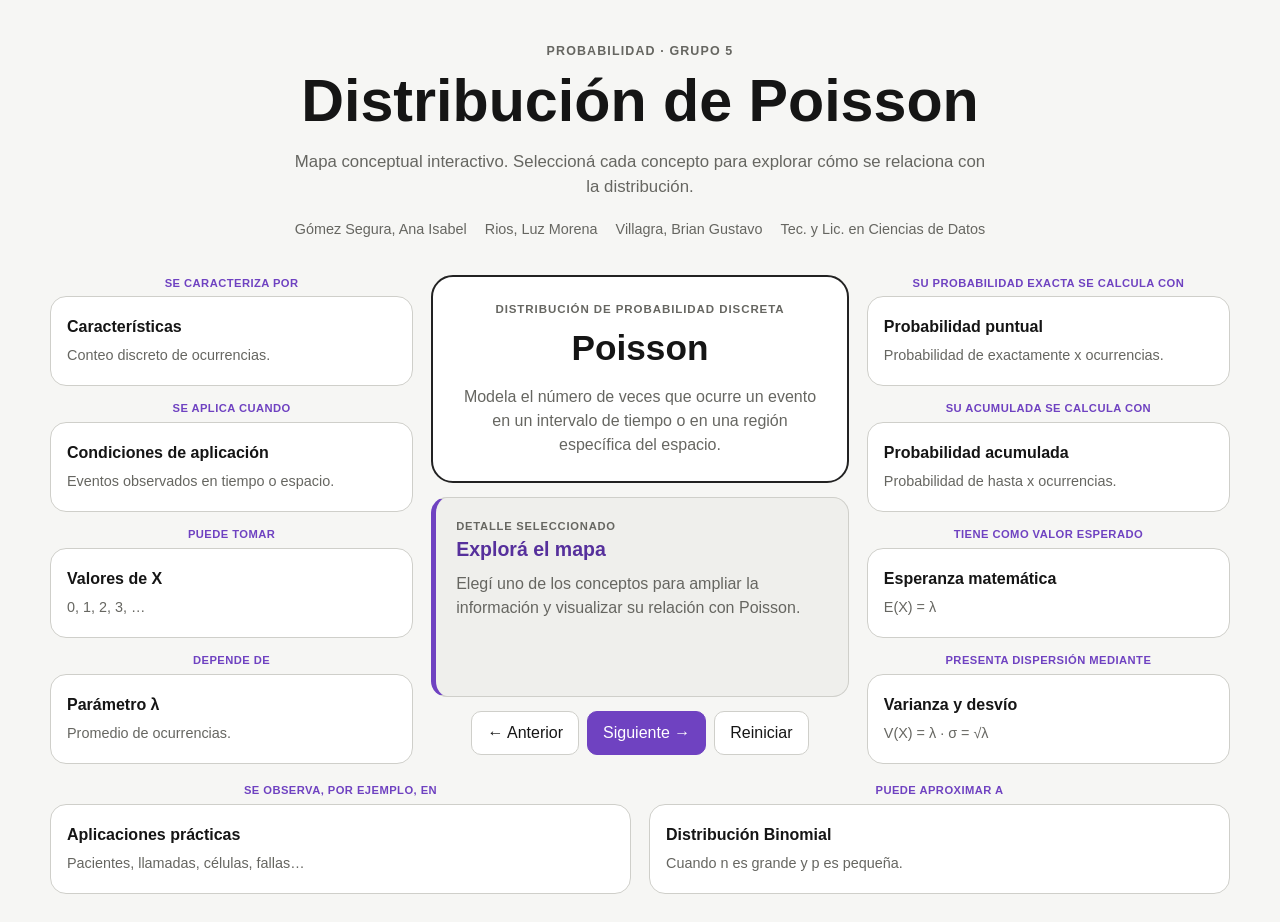
<file: mapa-interactivo/index.html>
<!DOCTYPE html>
<html lang="es">
<head>
  <meta charset="UTF-8">
  <meta name="viewport" content="width=device-width, initial-scale=1.0">
  <meta name="description" content="Mapa conceptual interactivo sobre la Distribución de Poisson - Grupo 5">
  <title>Distribución de Poisson | Mapa Conceptual Interactivo</title>
  <link rel="stylesheet" href="styles.css">
</head>
<body>
  <main class="page">
    <header class="hero">
      <p class="eyebrow">Probabilidad · Grupo 5</p>
      <h1>Distribución de Poisson</h1>
      <p class="subtitle">
        Mapa conceptual interactivo. Seleccioná cada concepto para explorar
        cómo se relaciona con la distribución.
      </p>
      <div class="members" aria-label="Integrantes del grupo">
        <span>Gómez Segura, Ana Isabel</span>
        <span>Rios, Luz Morena</span>
        <span>Villagra, Brian Gustavo</span>
        <span>Tec. y Lic. en Ciencias de Datos</span>
      </div>
    </header>

    <section class="map-section" aria-labelledby="map-title">
      <h2 id="map-title" class="sr-only">Mapa conceptual</h2>

      <div class="map-grid">
        <div class="column">
          <div class="concept">
            <p class="relation">se caracteriza por</p>
            <button class="concept-card" data-key="caracteristicas" type="button">
              <strong>Características</strong>
              <span>Conteo discreto de ocurrencias.</span>
            </button>
          </div>

          <div class="concept">
            <p class="relation">se aplica cuando</p>
            <button class="concept-card" data-key="condiciones" type="button">
              <strong>Condiciones de aplicación</strong>
              <span>Eventos observados en tiempo o espacio.</span>
            </button>
          </div>

          <div class="concept">
            <p class="relation">puede tomar</p>
            <button class="concept-card" data-key="valores" type="button">
              <strong>Valores de X</strong>
              <span>0, 1, 2, 3, …</span>
            </button>
          </div>

          <div class="concept">
            <p class="relation">depende de</p>
            <button class="concept-card" data-key="lambda" type="button">
              <strong>Parámetro λ</strong>
              <span>Promedio de ocurrencias.</span>
            </button>
          </div>
        </div>

        <div class="center-column">
          <article class="central-node">
            <p class="central-kicker">Distribución de probabilidad discreta</p>
            <h2>Poisson</h2>
            <p>
              Modela el número de veces que ocurre un evento en un intervalo
              de tiempo o en una región específica del espacio.
            </p>
          </article>

          <article class="detail-panel" aria-live="polite">
            <p class="detail-label">Detalle seleccionado</p>
            <h3 id="detail-title">Explorá el mapa</h3>
            <p id="detail-text">
              Elegí uno de los conceptos para ampliar la información y
              visualizar su relación con Poisson.
            </p>
            <div id="detail-formula" class="formula hidden"></div>
          </article>

          <nav class="controls" aria-label="Controles del mapa conceptual">
            <button id="prev" type="button">← Anterior</button>
            <button id="next" class="primary" type="button">Siguiente →</button>
            <button id="reset" type="button">Reiniciar</button>
          </nav>
        </div>

        <div class="column">
          <div class="concept">
            <p class="relation">su probabilidad exacta se calcula con</p>
            <button class="concept-card" data-key="puntual" type="button">
              <strong>Probabilidad puntual</strong>
              <span>Probabilidad de exactamente x ocurrencias.</span>
            </button>
          </div>

          <div class="concept">
            <p class="relation">su acumulada se calcula con</p>
            <button class="concept-card" data-key="acumulada" type="button">
              <strong>Probabilidad acumulada</strong>
              <span>Probabilidad de hasta x ocurrencias.</span>
            </button>
          </div>

          <div class="concept">
            <p class="relation">tiene como valor esperado</p>
            <button class="concept-card" data-key="esperanza" type="button">
              <strong>Esperanza matemática</strong>
              <span>E(X) = λ</span>
            </button>
          </div>

          <div class="concept">
            <p class="relation">presenta dispersión mediante</p>
            <button class="concept-card" data-key="dispersion" type="button">
              <strong>Varianza y desvío</strong>
              <span>V(X) = λ · σ = √λ</span>
            </button>
          </div>
        </div>
      </div>

      <div class="bottom-grid">
        <div class="concept">
          <p class="relation">se observa, por ejemplo, en</p>
          <button class="concept-card" data-key="aplicaciones" type="button">
            <strong>Aplicaciones prácticas</strong>
            <span>Pacientes, llamadas, células, fallas…</span>
          </button>
        </div>

        <div class="concept">
          <p class="relation">puede aproximar a</p>
          <button class="concept-card" data-key="binomial" type="button">
            <strong>Distribución Binomial</strong>
            <span>Cuando n es grande y p es pequeña.</span>
          </button>
        </div>
      </div>
    </section>
</main>

  <script src="script.js"></script>
</body>
</html>
</file>
<file: styles.css>
:root{--ink:#281b41;--muted:#796e8f;--violet:#6c3ab1;--violet-deep:#44226f;--violet-darker:#25163f;--violet-2:#8c56da;--violet-soft:#f0e9fb;--lavender:#e8d9fc;--stroke:#e9e2f1;--base:#faf8fd;--white:#fff;--shadow:0 12px 36px rgba(59,35,96,.07);--radius:22px}
*{box-sizing:border-box}html{scroll-behavior:smooth}body{margin:0;color:var(--ink);font-family:Inter,"Segoe UI",Arial,sans-serif;background:var(--base);line-height:1.6}button,input,select{font:inherit}button{cursor:pointer}a{color:inherit;text-decoration:none}p{margin-top:0}h1,h2,h3,h4{line-height:1.22;letter-spacing:-.035em}h2{font-size:clamp(27px,3vw,36px)}h3{font-size:20px}img{max-width:100%}.skip-link{position:absolute;left:-10000px;top:0;background:#fff;padding:12px;z-index:900}.skip-link:focus{left:10px}.app-shell{display:grid;grid-template-columns:250px minmax(0,1fr);min-height:100vh}.sidebar{position:sticky;top:0;height:100vh;background:#fff;border-right:1px solid var(--stroke);display:flex;flex-direction:column;padding:30px 15px 24px;overflow-y:auto;z-index:20}.brand{display:flex;gap:10px;align-items:center;margin:0 12px 37px}.brand-mark{height:42px;width:42px;background:linear-gradient(140deg,#8f53d5,#59308d);border-radius:13px;color:white;display:grid;place-items:center;font-family:Georgia,serif;font-size:29px;box-shadow:0 9px 15px #8f53d52c}.brand-copy{display:flex;flex-direction:column;line-height:1.2}.brand-copy strong{font-size:24px;letter-spacing:-.065em}.brand-dot{color:#a86afb}.brand-copy small{font-size:10px;color:#9787a8;margin-top:5px;letter-spacing:.016em}.side-group-label,.side-subheading{font-size:10px;font-weight:800;letter-spacing:.16em;color:#a499b4;margin:0 14px 13px}.side-nav{display:grid;gap:4px}.nav-link{display:flex;align-items:center;gap:13px;color:#837893;border-radius:12px;padding:9px 14px;font-size:12.5px;font-weight:600;min-height:42px;transition:background .2s,color .2s}.nav-link:hover,.nav-link:focus-visible{background:#f7f2fd;color:var(--violet)}.nav-link.active{background:#eee5fb;color:#6434a7}.nav-icon,.nav-count{width:25px;flex:0 0 25px;text-align:center;font-size:13px;color:#ad9abd}.nav-link.active .nav-icon,.nav-link.active .nav-count{color:#6c3ab1}.side-bottom{margin-top:auto;display:flex;flex-direction:column;border-top:1px solid var(--stroke);padding:23px 10px 0;gap:10px}.side-bottom .side-subheading{margin:0 3px 0}.side-bottom>a{font-size:12px;color:#81748f}.side-bottom>a:hover{color:var(--violet)}.sidebar-footer{font-size:10px;color:#a99fb4;border-top:1px solid var(--stroke);margin-top:14px;padding-top:15px;line-height:1.6}.workspace{min-width:0}.topbar{height:69px;background:#fff;border-bottom:1px solid #eee8f4;display:flex;align-items:center;justify-content:space-between;padding:0 43px;gap:18px}.top-title{font-size:12px;color:#9b91aa}.top-title strong{color:#5e526c;font-weight:700}.top-right{display:flex;align-items:center;gap:9px;color:#85788f;font-size:11px}.status-dot,.live-tag i{width:7px;height:7px;border-radius:50%;background:#9c67db;display:inline-block}.top-chip{margin-left:11px;background:#f1e7fd;color:#7245a7;padding:5px 10px;border-radius:8px;font-size:10px;font-weight:800;letter-spacing:.12em}.mobile-menu,.mobile-nav{display:none}.hero{position:relative;background:radial-gradient(circle at 79% 55%,#6a389f 0,#4f267e 31%,#351b58 67%,#2a163f 100%);min-height:530px;color:white;overflow:hidden}.hero:before{content:"";position:absolute;inset:0;background-image:radial-gradient(#d7aafd30 1px,transparent 1px);background-size:25px 25px;mask-image:linear-gradient(to left,black,transparent 77%);opacity:.55}.hero-grid{position:relative;max-width:1200px;padding:66px 58px 65px;margin:auto;display:grid;grid-template-columns:1.1fr .9fr;align-items:center;gap:22px}.eyebrow{display:inline-flex;align-items:center;gap:9px;font-size:10px;font-weight:800;letter-spacing:.18em}.eyebrow-light{color:#d8bbfa}.tiny-star{font-size:17px;color:#f5c1ff}.hero h1{font-weight:850;letter-spacing:-.067em;font-size:clamp(45px,4.8vw,72px);line-height:1.065;margin:20px 0 25px}.hero h1 em{font-style:normal;color:#d6b1ff}.hero h1 span{color:#e6ccff}.hero-desc{max-width:500px;color:#e1d0f1;font-size:14px;line-height:1.8;margin-bottom:26px}.hero-actions{display:flex;gap:11px;flex-wrap:wrap}.btn{display:inline-flex;justify-content:center;align-items:center;gap:13px;padding:11px 18px;border:1px solid transparent;border-radius:10px;font-size:12px;font-weight:750;line-height:1.4;min-height:45px;transition:transform .18s,box-shadow .18s,background .18s}.btn:hover{transform:translateY(-2px)}.btn:disabled{opacity:.45;cursor:not-allowed;transform:none}.btn-white{background:white;color:#563084}.btn-white:hover{box-shadow:0 10px 22px #16082735}.btn-outline-light{color:#f9efff;border-color:#ffffff54;background:#ffffff0d}.btn-outline-light:hover{background:#ffffff1a}.btn-primary{background:linear-gradient(130deg,#8551d3,#6035a0);color:white;box-shadow:0 8px 20px #6935ae24}.btn-soft{background:#efe7fb;color:#7144a6}.hero-metadata{display:flex;align-items:center;gap:12px;flex-wrap:wrap;margin-top:32px;color:#bdadd0;font-size:10.5px}.hero-metadata i{height:3px;width:3px;background:#be9cdf;border-radius:50%}.hero-visual{position:relative;min-height:360px;display:grid;place-items:center}.glow{position:absolute;border-radius:100%}.glow-one{height:330px;width:330px;background:#9555d72d;filter:blur(10px)}.glow-two{height:220px;width:220px;border:1px solid #ffffff16;box-shadow:0 0 0 47px #ffffff07,0 0 0 89px #ffffff06}.visual-card{position:relative;width:min(375px,100%);transform:rotate(-4deg);padding:23px 25px 19px;border-radius:23px;border:1px solid #ffffff4a;background:linear-gradient(140deg,#ffffff29,#ffffff0e);box-shadow:0 24px 70px #18052d48;backdrop-filter:blur(12px)}.visual-head{display:flex;justify-content:space-between;gap:8px;color:#f6ecff;font-size:11px;font-weight:700}.visual-tag{border:1px solid #ffffff40;background:#ffffff23;padding:3px 9px;border-radius:100px}.hero-bars{display:flex;gap:7px;height:195px;align-items:flex-end;margin:24px 0 5px;border-bottom:1px solid #ffffff4a;padding-bottom:0}.hero-bars span{flex:1;height:var(--h);border-radius:5px 5px 0 0;background:linear-gradient(0deg,#c28af9,#efdbff);box-shadow:inset -4px 0 10px #753fac1c}.hero-bars span:nth-child(4),.hero-bars span:nth-child(5){background:linear-gradient(0deg,#e7a8fc,#fff0ff)}.visual-x{display:flex;justify-content:space-around;color:#e4d1f3;font-size:10px}.visual-caption{display:flex;justify-content:space-between;align-items:center;margin-top:18px}.visual-pill{font-size:10px;color:#e7d7f6}.visual-dot{color:#e9c8ff}.float-pill{position:absolute;background:#fff;color:#5d368b;font-size:12px;font-weight:800;padding:10px 18px;box-shadow:0 15px 26px #16082b33;border-radius:11px}.float-top{right:-1%;top:8%;transform:rotate(5deg)}.float-bottom{left:1%;bottom:9%;transform:rotate(5deg)}.hero-bottom{position:absolute;bottom:0;left:0;right:0;display:flex;justify-content:space-between;align-items:center;padding:15px 57px;border-top:1px solid #ffffff1c;font-size:9px;color:#aa91c4;font-weight:700;letter-spacing:.2em}.hero-bottom a{font-size:20px;line-height:1;color:#dfbaff}.content-wrap{max-width:1220px;margin:0 auto;padding:0 53px}.intro-strip{display:flex;align-items:center;justify-content:space-between;gap:20px;border:1px solid #e8dbf7;background:linear-gradient(90deg,#f3ebff,#fbf8ff);margin:36px 0 7px;border-radius:15px;padding:19px 25px}.intro-strip>div{position:relative;padding-left:42px}.intro-emoji{position:absolute;left:0;top:-2px;background:#e7d8f8;width:29px;height:29px;display:grid;place-items:center;color:#9b61d9;border-radius:50%}.intro-strip strong{display:block;font-size:13px}.intro-strip p{font-size:11px;color:#8a7b9d;margin:4px 0 0}.text-link{color:#7142a3;font-size:11px;font-weight:750;white-space:nowrap}.module{padding:66px 0 8px;scroll-margin-top:15px}.section-heading{display:flex;align-items:flex-start;justify-content:space-between;gap:25px;margin-bottom:28px}.section-heading h2{margin:7px 0 9px;font-weight:850}.section-heading p{font-size:13px;color:var(--muted);margin:0}.module-kicker{color:#8655b5;font-size:10px;font-weight:850;letter-spacing:.16em}.section-number{color:#dacde9;font-weight:800;font-size:38px;letter-spacing:-.065em;line-height:1}.section-number span{font-size:15px;color:#cfc0de}.two-col{display:grid;grid-template-columns:1fr 1fr;gap:17px}.two-col-wide{grid-template-columns:1.18fr .82fr}.panel{background:white;border:1px solid var(--stroke);border-radius:var(--radius);box-shadow:var(--shadow);padding:28px}.intro-panel h3{margin:12px 0}.intro-panel p,.focus-panel p,.lambda-card p,.timeline-card p{font-size:13px;color:#6f637c;line-height:1.85}.mini-icon{font-size:20px;display:grid;place-items:center;color:#6c3ab1;width:42px;height:42px;border-radius:12px;background:#efe5fc}.example-line{margin-top:24px;background:#f7f1fd;border-left:3px solid #9c5bda;padding:13px 15px;border-radius:0 9px 9px 0;color:#57436b;font-size:12px}.example-line span{font-size:9px;color:#885ac1;font-weight:800;letter-spacing:.1em;margin-right:8px}.focus-panel{background:linear-gradient(145deg,#f3eafb,#fff);display:flex;flex-direction:column;justify-content:center;text-align:center}.small-label{font-size:10px;color:#8b6ab4;font-weight:850;letter-spacing:.145em}.big-formula{color:#603397;font-size:clamp(25px,3vw,38px);font-weight:850;margin:21px 0;font-family:Georgia,serif}.focus-panel p{margin:auto;max-width:270px}.note-small{color:#936cbb;font-size:11px;margin-top:20px}.video-block{margin-top:22px}.video-header h3{margin:6px 0}.video-header p{font-size:12px;color:#8b7e99}.resource-grid{display:grid;gap:15px}.resource-grid.two{grid-template-columns:1fr 1fr}.video-card{display:flex;align-items:center;gap:18px;border-radius:16px;border:1px solid #e9e0f0;padding:17px 20px;background:#fff;transition:border .2s,transform .2s,box-shadow .2s}.video-card:hover{transform:translateY(-2px);border-color:#bba0dd;box-shadow:var(--shadow)}.play-circle{flex:none;width:46px;height:46px;border-radius:50%;display:grid;place-items:center;background:linear-gradient(140deg,#8753cb,#553087);color:white;font-size:14px;padding-left:3px}.video-card div{display:grid;gap:2px}.video-card small{font-size:9px;color:#9b78c3;font-weight:850;letter-spacing:.08em}.video-card strong{font-size:13px}.video-card div>span{font-size:11px;color:#9485a2}.features-grid{display:grid;grid-template-columns:repeat(4,1fr);gap:15px}.feature{background:#fff;border-radius:18px;padding:25px 20px;border:1px solid var(--stroke);box-shadow:var(--shadow)}.feature-icon{width:40px;height:40px;border-radius:12px;display:grid;place-items:center;font-weight:800;font-size:12px}.lavender{color:#7742a9;background:#f0e1fa}.pink{color:#b954a5;background:#ffe8f7}.blue{color:#6984c1;background:#e8f1ff}.orange{color:#bb8567;background:#fff0e2}.feature h3{font-size:14px;margin:20px 0 9px}.feature p{font-size:11.5px;color:#877b91;line-height:1.8;margin:0}.inline-resource{background:#f1eafa;border:1px solid #e3d6f3;border-radius:15px;padding:18px 23px;margin-top:19px;display:flex;align-items:center;justify-content:space-between;gap:18px}.inline-resource>div{display:flex;align-items:center;gap:14px}.inline-resource strong{font-size:13px}.inline-resource p{font-size:11px;color:#89759c;margin:2px 0 0}.lilac{background:#ddcaf4}.application-grid{display:grid;grid-template-columns:repeat(4,1fr);gap:15px}.app-card{border-radius:19px;border:1px solid var(--stroke);padding:23px 18px 20px;background:#fff;min-height:215px;display:flex;flex-direction:column}.app-symbol{width:50px;height:50px;border-radius:14px;background:#f1e9fb;color:#8853c0;display:grid;place-items:center;font-size:25px;margin-bottom:17px}.app-card strong{font-size:13px}.app-card p{font-size:11.5px;color:#7e7390;line-height:1.75;margin:10px 0 auto}.app-card small{color:#a482c4;border-top:1px solid #f0eaf7;padding-top:12px;margin-top:12px;font-size:10px}.muted-notice,.compare-note,.support-tip{margin-top:18px;background:#f7f0fc;color:#766484;padding:15px 19px;border-left:3px solid #a878d8;border-radius:0 11px 11px 0;font-size:11.5px;line-height:1.8}.conditions-panel h3{margin:0 0 22px}.check-list{list-style:none;display:grid;gap:17px;margin:0;padding:0}.check-list li{display:flex;align-items:flex-start;gap:13px;font-size:12px;color:#796e86}.check-list li span{flex:none;width:25px;height:25px;border-radius:100%;display:grid;place-items:center;background:#eee4f8;color:#8750bf;font-weight:900}.check-list strong{color:#342441}.fine-print{font-size:11px;color:#a18da9;border-top:1px solid #eee8f2;margin-top:23px;padding-top:18px}.decision-card{border-radius:22px;background:radial-gradient(circle at right top,#8851c1,#45236f 65%,#351c59);color:#fff;padding:29px;display:flex;flex-direction:column;min-height:460px}.decision-card-top{display:flex;justify-content:space-between;color:#e4c5f8;font-size:10px;font-weight:750;letter-spacing:.08em}.decision-progress,.quiz-bar{height:5px;border-radius:99px;background:#ffffff25;margin-top:17px;overflow:hidden}.decision-progress span{display:block;height:100%;width:25%;background:#e9c0ff;transition:width .2s}.decision-card #decision-body{flex:1;display:flex;align-items:center;justify-content:center;flex-direction:column;text-align:center}.question-blob{display:grid;place-items:center;border-radius:50%;height:60px;width:60px;background:#ffffff23;color:#fff;font-size:32px;margin-bottom:14px}.decision-card h3{font-size:22px;max-width:340px;margin:8px 0 14px;color:#fff}.decision-card p{font-size:12px;color:#e0cbea;line-height:1.75;max-width:330px;margin:0}.decision-actions{display:flex;flex-wrap:wrap;gap:8px;justify-content:center}.decision-reset{font-size:11px;color:#e6d7f5;background:transparent;border:0;padding:8px;flex-basis:100%}.lambda-card{text-align:center;background:linear-gradient(145deg,#f4ebff,#fff)}.lambda-big{font-size:100px;font-family:Georgia,serif;color:#7d49bc;line-height:1.2;margin:10px auto}.lambda-card h3{font-size:17px;max-width:300px;margin:4px auto 12px}.lambda-card p{max-width:340px;margin:0 auto}.rule{margin:23px auto 0;background:#eee3f8;color:#6e37a8;padding:7px 15px;border-radius:99px;width:max-content;font-weight:700}.timeline-card h3{margin:10px 0 25px}.time-slots{display:grid;grid-template-columns:repeat(3,1fr);gap:8px;margin:0 0 21px}.time-slots>div{display:grid;gap:5px;text-align:center;border:1px solid #eee5f4;border-radius:12px;padding:21px 5px;background:#faf7fd}.time-slots .active{background:#7442b6;color:#fff;border-color:#7442b6}.time-slots span{font-size:11px;color:#8f809b}.time-slots .active span{color:#e9d5ff}.time-slots strong{font-size:18px}.mini-formula{font-size:12px;font-weight:800;border-top:1px solid var(--stroke);padding-top:17px;color:#8453b2}.formula-board{background:linear-gradient(122deg,#4b2977,#6d38a2);color:#fff;text-align:center;border-radius:21px;padding:28px 14px 23px}.board-label{font-size:10px;font-weight:800;letter-spacing:.17em;color:#dbbcec}.primary-formula{font-size:clamp(24px,4vw,45px);font-family:Georgia,serif;margin:22px 0 18px;display:flex;align-items:center;justify-content:center;gap:10px;flex-wrap:wrap}.fraction{display:inline-flex;flex-direction:column;text-align:center;line-height:1.2;vertical-align:middle}.fraction>span:first-child{border-bottom:2px solid currentColor;padding:0 8px 7px}.fraction>span:last-child{padding:7px 8px 0}.primary-formula sup{font-size:.58em}.formula-meta{font-size:12px;color:#e1cbed}.formula-meta span{padding:0 12px}.legend-grid{display:grid;grid-template-columns:repeat(4,1fr);margin:19px 0 25px;gap:12px}.legend-grid>div{padding:13px 15px;border:1px solid #ece6f3;background:#fff;border-radius:11px;display:flex;align-items:center;gap:12px}.legend-grid strong{font-family:Georgia,serif;color:#7543ad;font-size:21px;min-width:30px}.legend-grid span{font-size:11px;color:#83758d}.calculator-card{display:grid;grid-template-columns:1.15fr .85fr;gap:20px;background:#fff;border:1px solid var(--stroke);border-radius:22px;padding:25px}.calculator-copy h3{margin:7px 0 9px}.calculator-copy>p{font-size:12px;color:#7a7087}.calc-controls{display:grid;grid-template-columns:1fr 1fr;gap:13px;margin-top:18px}.calc-controls label{font-size:10.5px;font-weight:750;color:#766689;display:flex;flex-direction:column;gap:7px}.calc-controls label:last-child{grid-column:span 2}.calc-controls input,.calc-controls select{background:#faf8fc;border:1px solid #e2d8ea;border-radius:9px;width:100%;padding:10px 13px;color:#443056;outline:none;font-size:12px}.calc-controls input:focus,.calc-controls select:focus{border-color:#9d77c5;box-shadow:0 0 0 3px #dbbef75c}.calculator-result{display:flex;flex-direction:column;justify-content:center;text-align:center;border-radius:16px;background:linear-gradient(145deg,#f2e9fb,#e9def8);padding:23px;min-height:270px}.calculator-result>span{font-size:10px;color:#9466bf;font-weight:800;letter-spacing:.13em}.calculator-result>strong{font-size:clamp(37px,5vw,66px);line-height:1.1;color:#6c3ab1;letter-spacing:-.06em;margin:12px 0 5px}.calculator-result>small{font-size:23px;font-weight:800;color:#8150b7}.calculator-result>div{font-size:12px;color:#694887;font-weight:700;margin-top:17px}.calculator-result>p{font-size:11px;color:#9381a4;margin:6px auto 0;max-width:235px}.measures-grid{display:grid;grid-template-columns:repeat(3,1fr);gap:15px}.measure{border:1px solid #e9dfef;background:white;padding:28px 23px;border-radius:18px}.measure-one{background:#eee5fa}.measure-two{background:#f6eafb}.measure-three{background:#f9f3fd}.measure>span{color:#9768bd;letter-spacing:.11em;font-weight:850;font-size:10px}.measure>div{font-size:clamp(26px,3vw,34px);font-family:Georgia,serif;color:#684098;margin:24px 0 18px}.measure p{color:#7e728d;font-size:12px;line-height:1.8;margin:0}.concept-note{margin-top:17px;background:#fff;border:1px solid var(--stroke);padding:17px 20px;border-radius:12px;color:#6f607d;font-size:12px}.chart-card{background:#fff;border:1px solid var(--stroke);border-radius:21px;padding:28px 30px;box-shadow:var(--shadow)}.chart-top{display:flex;align-items:center;justify-content:space-between}.chart-top h3{margin:6px 0}.live-tag{display:flex;gap:8px;align-items:center;font-size:10px;color:#8555a9;background:#f6f0fc;border-radius:99px;padding:7px 11px;font-weight:700}.slider-container{background:#fbf9fd;border:1px solid #eee7f4;border-radius:11px;margin:18px 0 4px;padding:13px 17px}.slider-container label{display:flex;justify-content:space-between;font-size:12px;font-weight:650;color:#81738a}.slider-container label strong{color:#7542aa}.slider-container input{display:block;width:100%;margin:14px 0 2px;accent-color:#8951c8;cursor:pointer}.slider-endpoints{display:flex;justify-content:space-between;font-size:10px;color:#a39bae}.chart-wrap{width:100%;overflow:hidden}.chart-wrap svg{display:block;width:100%;height:auto;max-height:350px}.chart-detail{font-size:11px;color:#856d97;text-align:center;background:#f8f3fd;border-radius:9px;padding:8px;margin:0 0 18px}.chart-stats{display:grid;grid-template-columns:repeat(4,1fr);border-top:1px solid var(--stroke);padding-top:22px}.chart-stats>div{border-right:1px solid #eee9f2;padding:0 20px}.chart-stats>div:first-child{padding-left:0}.chart-stats>div:last-child{border:0}.chart-stats small{display:block;color:#9786a4;font-size:10px;margin-bottom:4px}.chart-stats strong{color:#5d3889;font-size:21px}.case-banner{display:flex;align-items:center;gap:24px;padding:28px;background:linear-gradient(117deg,#4e2b7d,#7744af);border-radius:19px;color:#fff}.case-symbol{height:66px;width:66px;border-radius:19px;background:#ffffff21;display:grid;place-items:center;font-size:34px;flex:none}.case-banner span{color:#dcc5ed;font-size:10px;letter-spacing:.12em;font-weight:800}.case-banner h3{font-size:22px;margin:7px 0}.case-banner p{font-size:12px;color:#e6d6f0;margin:0}.steps-grid{display:grid;grid-template-columns:repeat(3,1fr);gap:15px;margin-top:17px}.step{border:1px solid var(--stroke);border-radius:17px;padding:21px;background:#fff;display:flex;flex-direction:column}.step-number{border-radius:10px;background:#efe6fb;color:#7547af;height:32px;width:32px;font-weight:800;display:grid;place-items:center;font-size:12px}.step h3{font-size:14px;margin:17px 0 7px}.step p{color:#7c6f8a;font-size:11.5px;line-height:1.7;flex:1}.step-formula{color:#653399;font-size:12px;font-weight:750;background:#f5eefb;border-radius:8px;padding:10px}.answer-grid{display:grid;grid-template-columns:1fr 1fr;gap:15px;margin-top:17px}.answer-grid>div{padding:23px 26px;background:#eae0f6;border-radius:15px}.answer-grid>div:nth-child(2){background:#f4eafc}.answer-grid span{display:block;font-size:10px;color:#8855b7;font-weight:850;letter-spacing:.095em}.answer-grid strong{display:block;font-size:30px;color:#653393;margin:12px 0 4px}.answer-grid p{font-size:12px;color:#735b85;margin:0}.interpretation{border-left:3px solid #8b54bf;background:#fff;border-radius:0 11px 11px 0;padding:15px 20px;margin-top:17px;font-size:12px;color:#756681;line-height:1.8}.extension-card{margin-top:25px;padding:20px 24px;border:1px dashed #cfb4e2;border-radius:15px}.extension-card h3{font-size:16px;margin:8px 0}.extension-card p{font-size:12px;color:#82708d;line-height:1.7;margin:0}.quiz-shell{background:#fff;border:1px solid #e9deef;border-radius:23px;padding:32px 36px;box-shadow:var(--shadow)}.quiz-header{display:flex;align-items:center;justify-content:space-between;gap:15px}.quiz-header h3{margin:6px 0 0}.quiz-score{font-size:11px;color:#764aa9;font-weight:800;background:#f2eafb;border-radius:99px;padding:9px 16px}.quiz-bar{background:#f0e8f6;margin:21px 0 26px;height:7px}.quiz-bar>span{display:block;width:0;height:100%;background:linear-gradient(90deg,#ae75e7,#673ab0);border-radius:99px;transition:width .25s}.quiz-step{font-size:11px;font-weight:800;color:#9b71c7}.quiz-shell h4{font-size:20px;margin:10px 0 22px}.quiz-options{display:grid;gap:11px}.quiz-option{display:flex;text-align:left;align-items:center;gap:13px;width:100%;border:1px solid #eae2f1;border-radius:12px;background:#fdfbff;color:#544665;padding:14px 16px;font-size:12.5px;transition:border .16s,background .16s}.quiz-option:hover:not(:disabled){border-color:#ab88d1;background:#f9f3ff}.quiz-option.selected{background:#f1e6fc;border-color:#8552bf}.quiz-option.correct{background:#eef8ee;border-color:#79b681}.quiz-option.incorrect{background:#fff1f1;border-color:#d77d7d}.quiz-option:disabled{cursor:default}.quiz-choice-symbol{width:27px;height:27px;border:1px solid #d8c9e5;border-radius:8px;display:grid;place-items:center;font-size:11px;color:#8d79a6;flex:none;font-weight:850}.quiz-feedback{margin-top:17px;padding:16px 18px;border-radius:11px;border-left:3px solid #8a57c2;background:#f7f1fc;font-size:12px;color:#694e82}.quiz-feedback.error{border-left-color:#d58383;background:#fff5f5;color:#794a52}.quiz-feedback strong{display:block;margin-bottom:4px}.quiz-next{margin-top:20px;min-width:190px}.quiz-finish{text-align:center;padding:25px 10px}.finish-mark{font-size:40px;color:#9657d4}.quiz-finish h3{font-size:28px;margin:12px 0}.quiz-finish p{font-size:13px;color:#7b6c87}.quiz-finish>strong{display:block;color:#6736a6;font-size:44px;margin:14px 0}.quiz-finish #finish-advice{font-size:12px;margin-bottom:22px;color:#7b6789}.reference-assessment{display:flex;align-items:center;justify-content:space-between;gap:15px;margin-top:17px;border:1px solid var(--stroke);border-radius:15px;padding:20px 24px;background:#f5edfc}.reference-assessment strong{font-size:13px}.reference-assessment p{color:#8e7e99;font-size:11px;margin:3px 0 0}.reference-links{display:flex;gap:9px;flex-wrap:wrap}.reference-links a{background:#fff;color:#7041a0;padding:9px 13px;border-radius:9px;border:1px solid #e7d9f1;font-weight:750;font-size:11px;white-space:nowrap}.resources-section{padding:77px 0 30px;scroll-margin-top:15px}.materials-grid{display:grid;grid-template-columns:1fr 1fr;gap:12px}.material{display:flex;align-items:center;gap:13px;background:#fff;border:1px solid var(--stroke);padding:18px;border-radius:15px;transition:border .2s,transform .2s}.material:hover{transform:translateY(-2px);border-color:#bea3d9}.material-icon{width:47px;height:47px;flex:none;background:#eee4fa;border-radius:12px;display:grid;place-items:center;font-size:22px;color:#8250ba}.material div{flex:1}.material small{color:#9367b5;font-weight:850;letter-spacing:.095em;font-size:9px}.material strong{display:block;font-size:13px}.material p{font-size:11px;color:#8b7a95;margin:5px 0 0}.material-arrow{color:#916caf}.ai-disclosure{margin-top:21px;border:1px solid #e9ddf3;background:#f8f3fc;border-radius:13px;padding:14px 17px}.ai-disclosure summary{font-size:12px;font-weight:750;color:#6e4792;cursor:pointer}.ai-disclosure p{font-size:11.5px;color:#84738f;margin:12px 0 0}.footer{display:flex;align-items:center;justify-content:space-between;gap:18px;border-top:1px solid #e8dff0;padding:31px 0 42px;color:#968a9f;font-size:10px}.footer>div:first-child{display:flex;flex-direction:column}.footer strong{color:#664582;font-size:13px}.names{text-align:center}.to-top{font-weight:800;color:#784aaa;white-space:nowrap}
@media (min-width:1400px){.app-shell{grid-template-columns:272px minmax(0,1fr)}.sidebar{padding-left:22px;padding-right:22px}.hero-grid{padding-left:74px;padding-right:74px}.content-wrap{padding:0 74px}.hero-bottom{padding-left:74px;padding-right:74px}}
@media (max-width:1100px){.app-shell{grid-template-columns:205px minmax(0,1fr)}.sidebar{padding-left:7px;padding-right:7px}.hero-grid{padding:60px 35px 65px}.hero h1{font-size:51px}.content-wrap{padding:0 31px}.features-grid,.application-grid{grid-template-columns:repeat(2,1fr)}.legend-grid{grid-template-columns:repeat(2,1fr)}.hero-bottom{padding-left:35px;padding-right:35px}.float-pill{font-size:10px}}
@media (max-width:760px){.app-shell{display:block}.sidebar{display:none}.topbar{height:62px;padding:0 21px}.mobile-menu{display:inline-grid;place-items:center;border:0;background:#f1e8fa;color:#6a3a9d;font-size:20px;border-radius:8px;width:36px;height:36px}.mobile-nav:not([hidden]){display:grid;grid-template-columns:repeat(3,1fr);gap:7px;background:#fff;padding:12px 17px;border-bottom:1px solid var(--stroke)}.mobile-nav a{font-size:11px;color:#6c4995;background:#f5effb;padding:9px 7px;border-radius:8px;text-align:center}.top-right>span:nth-child(2){display:none}.hero-grid{grid-template-columns:1fr;padding:58px 23px 85px;gap:12px}.hero{min-height:auto}.hero h1{font-size:clamp(47px,10vw,67px)}.hero-desc{max-width:570px}.hero-visual{min-height:315px}.visual-card{width:min(365px,85%)}.float-top{right:4%}.float-bottom{left:3%}.hero-bottom{padding:14px 23px}.content-wrap{padding:0 19px}.intro-strip{align-items:flex-start;flex-direction:column;margin:22px 0 0}.module{padding:57px 0 0}.section-heading{margin-bottom:22px}.two-col,.two-col-wide,.calculator-card{grid-template-columns:1fr}.features-grid,.application-grid{grid-template-columns:repeat(2,1fr)}.measures-grid,.steps-grid{grid-template-columns:1fr}.measure{padding:22px}.measure>div{margin:15px 0}.resource-grid.two{grid-template-columns:1fr}.conditions-layout{gap:16px}.chart-stats>div{padding:0 10px}.chart-card{padding:23px 15px}.materials-grid{grid-template-columns:1fr}.footer{flex-direction:column;text-align:center}.names{text-align:center}}
@media (max-width:470px){.top-title{font-size:11px}.top-chip{display:none}.hero-actions{gap:9px}.hero-actions .btn{width:100%}.hero-metadata{gap:7px}.hero-bottom{font-size:8px}.hero-visual{min-height:295px}.visual-card{width:min(320px,95%);padding:19px}.hero-bars{height:160px}.float-pill{display:none}.section-heading h2{font-size:27px}.section-number{font-size:30px}.panel{padding:23px}.features-grid,.application-grid{grid-template-columns:1fr 1fr;gap:9px}.feature,.app-card{padding:17px 13px}.feature h3{font-size:12.5px}.feature p,.app-card p{font-size:11px}.app-card{min-height:198px}.inline-resource{align-items:flex-start;flex-direction:column}.calculator-card{padding:18px}.calc-controls{grid-template-columns:1fr}.calc-controls label:last-child{grid-column:auto}.chart-stats{grid-template-columns:1fr 1fr;gap:14px}.chart-stats>div:nth-child(2){border-right:0}.chart-stats>div:nth-child(3){padding-left:0}.answer-grid,.legend-grid{grid-template-columns:1fr}.reference-assessment{flex-direction:column;align-items:flex-start}.quiz-shell{padding:23px 17px}.quiz-header{align-items:flex-start}.quiz-shell h4{font-size:17px}.case-banner{align-items:flex-start;padding:21px}.case-symbol{width:45px;height:45px;font-size:22px}.case-banner h3{font-size:17px}.time-slots{gap:4px}.time-slots strong{font-size:15px}.time-slots>div{padding:16px 4px}}
@media (prefers-reduced-motion:reduce){html{scroll-behavior:auto}*,*:before,*:after{transition:none!important;animation:none!important}}
[hidden]{display:none!important}

/* Recursos didácticos específicos para la exposición en una página */
.cumulative-board{display:flex;justify-content:space-between;align-items:center;gap:32px;background:#f4edfc;border:1px solid #e6d5f7;border-radius:17px;padding:23px 30px;margin-top:15px;margin-bottom:16px}
.cumulative-board-copy{flex:1;min-width:215px}
.cumulative-board-copy p{font-size:12px;line-height:1.7;color:#76668a;max-width:380px;margin:7px 0 0}
.cumulative-math{display:flex;align-items:center;justify-content:center;gap:11px;flex-wrap:wrap;color:#5f338d;font-family:Georgia,serif;font-size:clamp(19px,2vw,27px);font-weight:700;white-space:nowrap}
.sum-stack{position:relative;display:inline-flex;align-items:center;justify-content:center;padding:9px 1px;font-size:32px;line-height:1}
.sum-stack b{font-weight:400}
.sum-stack sup,.sum-stack sub{position:absolute;font-size:12px;line-height:1;font-family:Inter,'Segoe UI',sans-serif}
.sum-stack sup{top:0}.sum-stack sub{bottom:-3px}
.practice-mini{border:1px solid #e5d5f1;border-radius:17px;background:#fff;margin-top:19px;padding:23px 27px;box-shadow:0 4px 17px #2a12320a}
.practice-mini-head{display:flex;align-items:flex-start;justify-content:space-between;gap:15px}
.practice-mini h3{margin:7px 0 6px;font-size:18px}
.practice-mini p{font-size:12px;line-height:1.8;color:#746780;max-width:730px;margin-bottom:0}
.practice-tag{display:inline-flex;align-items:center;border-radius:99px;background:#ebe0fa;color:#7042a4;font-size:11px;font-weight:800;padding:5px 13px;white-space:nowrap}
.practice-solution{border:1px solid #e5d6f4;border-radius:11px;margin-top:15px;background:#faf7ff}
.practice-solution summary{cursor:pointer;font-size:12px;font-weight:800;color:#6b3b9e;padding:15px 19px;display:flex;justify-content:space-between;gap:10px}
.practice-solution summary::marker{content:''}
.practice-solution .practice-answer{border-top:1px solid #e8ddf2;padding:8px 18px 18px}
.practice-solution .practice-answer p{font-size:12px;max-width:none;margin-top:9px}
@media(max-width:850px){.cumulative-board{flex-direction:column;align-items:flex-start;gap:12px}.cumulative-math{font-size:24px}}
@media(max-width:470px){.cumulative-board{padding:20px 15px}.cumulative-math{font-size:20px;gap:8px}.sum-stack{font-size:29px}.practice-mini{padding:20px 16px}.practice-mini h3{font-size:16px}}
</file>
<file: mapa-interactivo/styles.css>
* {
  box-sizing: border-box;
}

:root {
  --bg: #f6f6f4;
  --surface: #ffffff;
  --surface-soft: #efefec;
  --text: #151515;
  --muted: #666661;
  --border: #cfcfca;
  --border-dark: #222222;
  --selected: #f0e8fa;
  --purple: #6f42c1;
  --purple-dark: #56309c;
  --purple-soft: #f0e8fa;
  --purple-border: #b79bdc;
  --radius: 16px;
}

body {
  margin: 0;
  background: var(--bg);
  color: var(--text);
  font-family: Arial, Helvetica, sans-serif;
  line-height: 1.5;
}

button {
  font: inherit;
}

.page {
  width: min(1180px, calc(100% - 32px));
  margin: 0 auto;
  padding: 42px 0 28px;
}

.hero {
  max-width: 850px;
  margin: 0 auto 34px;
  text-align: center;
}

.eyebrow {
  margin: 0 0 8px;
  text-transform: uppercase;
  letter-spacing: .09em;
  font-size: .78rem;
  font-weight: 700;
  color: var(--muted);
}

.hero h1 {
  margin: 0;
  font-size: clamp(2rem, 5vw, 3.7rem);
  line-height: 1.08;
}

.subtitle {
  max-width: 700px;
  margin: 16px auto 0;
  color: var(--muted);
  font-size: 1.05rem;
}

.members {
  display: flex;
  flex-wrap: wrap;
  justify-content: center;
  gap: 8px 18px;
  margin-top: 20px;
  font-size: .9rem;
  color: var(--muted);
}

.map-section {
  background: transparent;
}

.map-grid {
  display: grid;
  grid-template-columns: 1fr 1.15fr 1fr;
  gap: 18px;
  align-items: stretch;
}

.column {
  display: grid;
  gap: 14px;
}

.concept {
  min-width: 0;
}

.relation {
  margin: 0 0 5px;
  text-align: center;
  text-transform: uppercase;
  letter-spacing: .04em;
  color: var(--purple);
  font-size: .7rem;
  font-weight: 700;
}

.concept-card {
  width: 100%;
  min-height: 90px;
  padding: 15px 16px;
  text-align: left;
  border: 1px solid var(--border);
  border-radius: var(--radius);
  background: var(--surface);
  color: var(--text);
  cursor: pointer;
  transition: transform .15s ease, border-color .15s ease, background .15s ease;
}

.concept-card strong {
  display: block;
  margin-bottom: 4px;
  font-size: 1rem;
}

.concept-card span {
  color: var(--muted);
  font-size: .9rem;
}

.concept-card:hover {
  transform: translateY(-2px);
  border-color: #999994;
}

.concept-card:focus-visible,
.controls button:focus-visible {
  outline: 3px solid #7a7a74;
  outline-offset: 2px;
}

.concept-card.active {
  border: 2px solid var(--purple);
  background: var(--purple-soft);
}

.center-column {
  display: flex;
  flex-direction: column;
  gap: 14px;
}

.central-node {
  min-height: 178px;
  padding: 24px;
  border: 2px solid var(--border-dark);
  border-radius: 22px;
  background: var(--surface);
  text-align: center;
  display: flex;
  flex-direction: column;
  justify-content: center;
}

.central-kicker {
  margin: 0 0 4px;
  text-transform: uppercase;
  letter-spacing: .08em;
  color: var(--muted);
  font-size: .72rem;
  font-weight: 700;
}

.central-node h2 {
  margin: 0;
  font-size: 2.2rem;
}

.central-node p:last-child {
  margin: 10px 0 0;
  color: var(--muted);
}

.detail-panel {
  min-height: 200px;
  padding: 20px;
  border: 1px solid var(--border);
  border-left: 5px solid var(--purple);
  border-radius: var(--radius);
  background: var(--surface-soft);
}

.detail-label {
  margin: 0 0 5px;
  text-transform: uppercase;
  letter-spacing: .07em;
  color: var(--muted);
  font-size: .7rem;
  font-weight: 700;
}

.detail-panel h3 {
  margin: 0 0 8px;
  font-size: 1.22rem;
}

.detail-panel p {
  margin: 0;
  color: var(--muted);
}

.formula {
  margin-top: 16px;
  padding: 12px;
  border-radius: 10px;
  background: var(--surface);
  border: 1px solid var(--border);
  font-family: Georgia, "Times New Roman", serif;
  font-size: 1.13rem;
  text-align: center;
  overflow-wrap: anywhere;
}

.hidden {
  display: none;
}

.controls {
  display: flex;
  flex-wrap: wrap;
  gap: 8px;
  justify-content: center;
}

.controls button {
  min-height: 44px;
  padding: 9px 15px;
  border: 1px solid var(--border);
  border-radius: 10px;
  background: var(--surface);
  color: var(--text);
  cursor: pointer;
}

.controls button.primary {
  background: var(--purple);
  color: white;
  border-color: var(--purple);
}

.bottom-grid {
  display: grid;
  grid-template-columns: 1fr 1fr;
  gap: 18px;
  margin-top: 18px;
}

footer {
  margin-top: 32px;
  padding-top: 18px;
  border-top: 1px solid var(--border);
  text-align: center;
  color: var(--muted);
  font-size: .86rem;
}

.sr-only {
  position: absolute;
  width: 1px;
  height: 1px;
  padding: 0;
  margin: -1px;
  overflow: hidden;
  clip: rect(0,0,0,0);
  white-space: nowrap;
  border: 0;
}

@media (max-width: 850px) {
  .map-grid {
    grid-template-columns: 1fr;
  }

  .center-column {
    order: -1;
  }

  .bottom-grid {
    grid-template-columns: 1fr;
  }
}

@media (max-width: 520px) {
  .page {
    width: min(100% - 20px, 1180px);
    padding-top: 24px;
  }

  .members {
    flex-direction: column;
    gap: 2px;
  }

  .concept-card {
    min-height: 82px;
  }
}

@media (prefers-reduced-motion: reduce) {
  .concept-card {
    transition: none;
  }
}

/* Detalles en morado */
.detail-label,
.detail-panel h3,
.formula {
  color: var(--purple-dark);
}

.formula {
  border-color: var(--purple-border);
}

.concept-card.active strong {
  color: var(--purple-dark);
}

.controls button.primary:hover {
  background: var(--purple-dark);
  border-color: var(--purple-dark);
}
</file>
